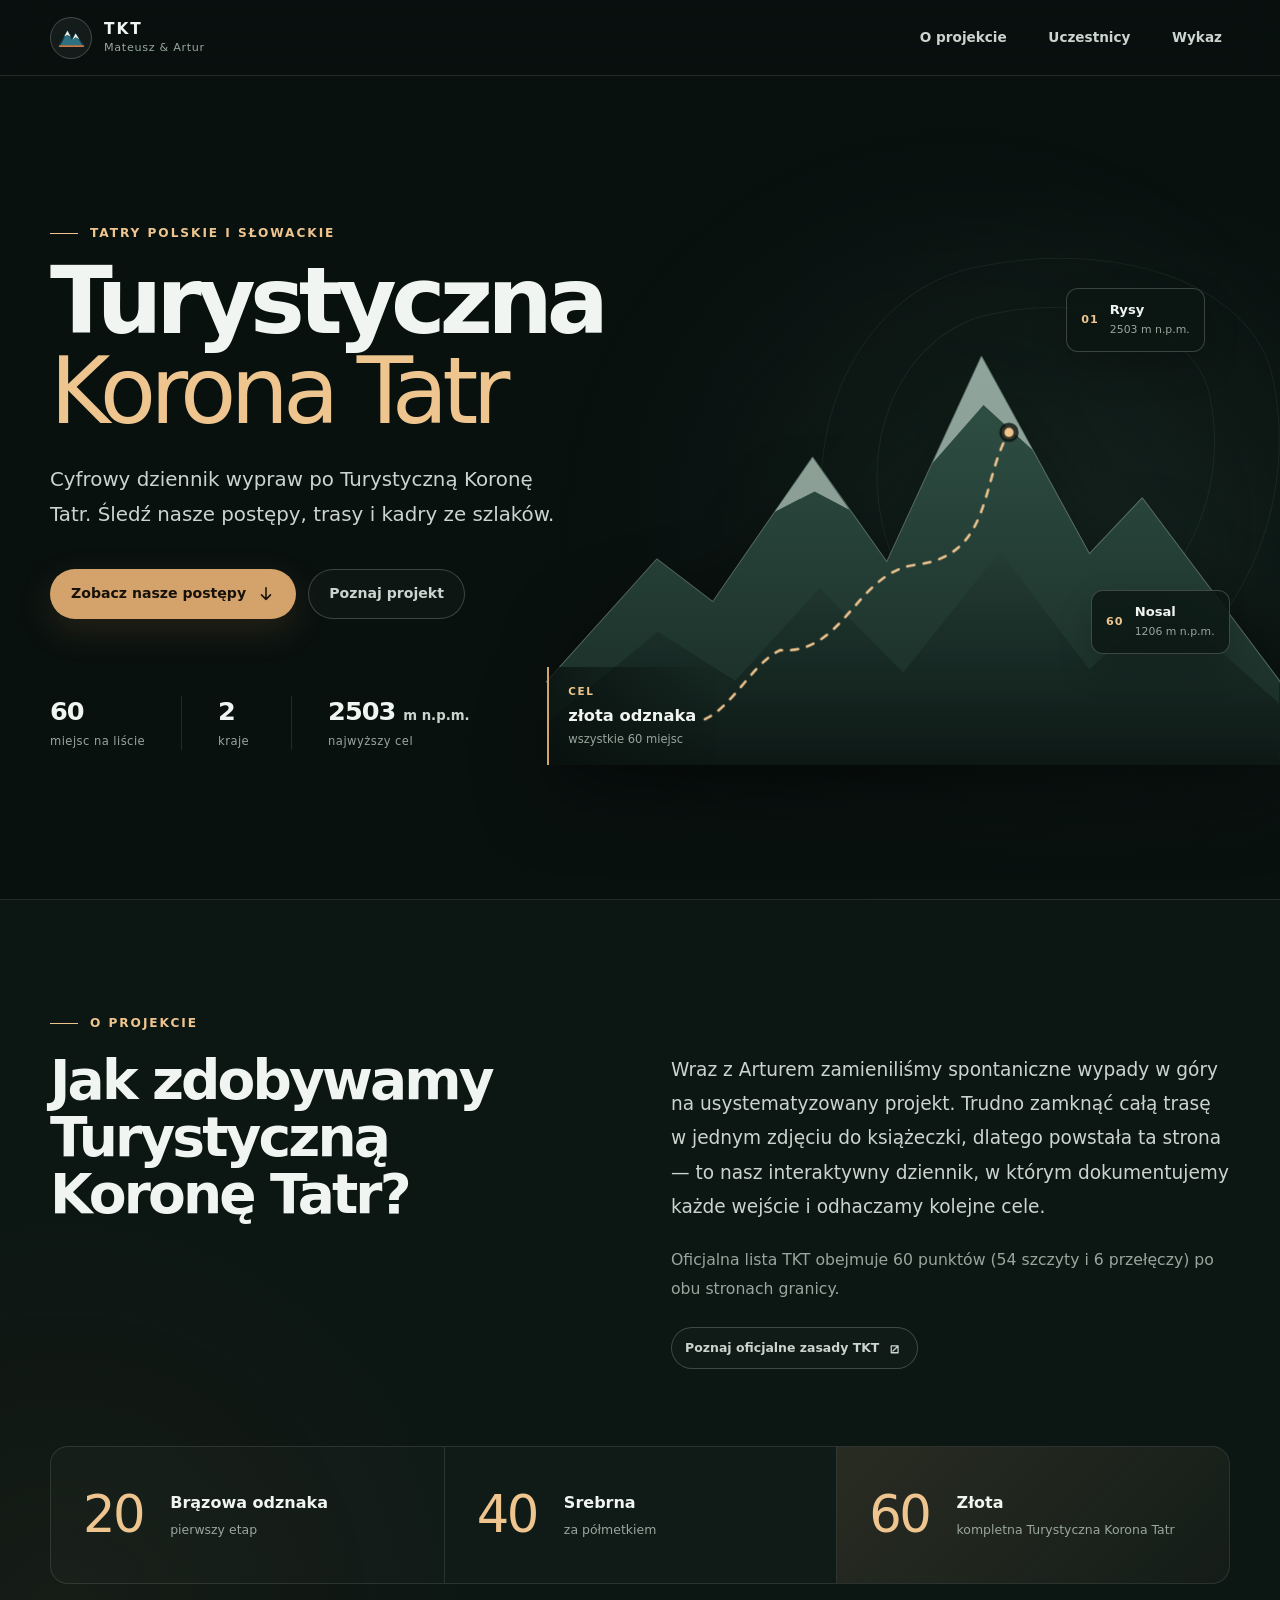
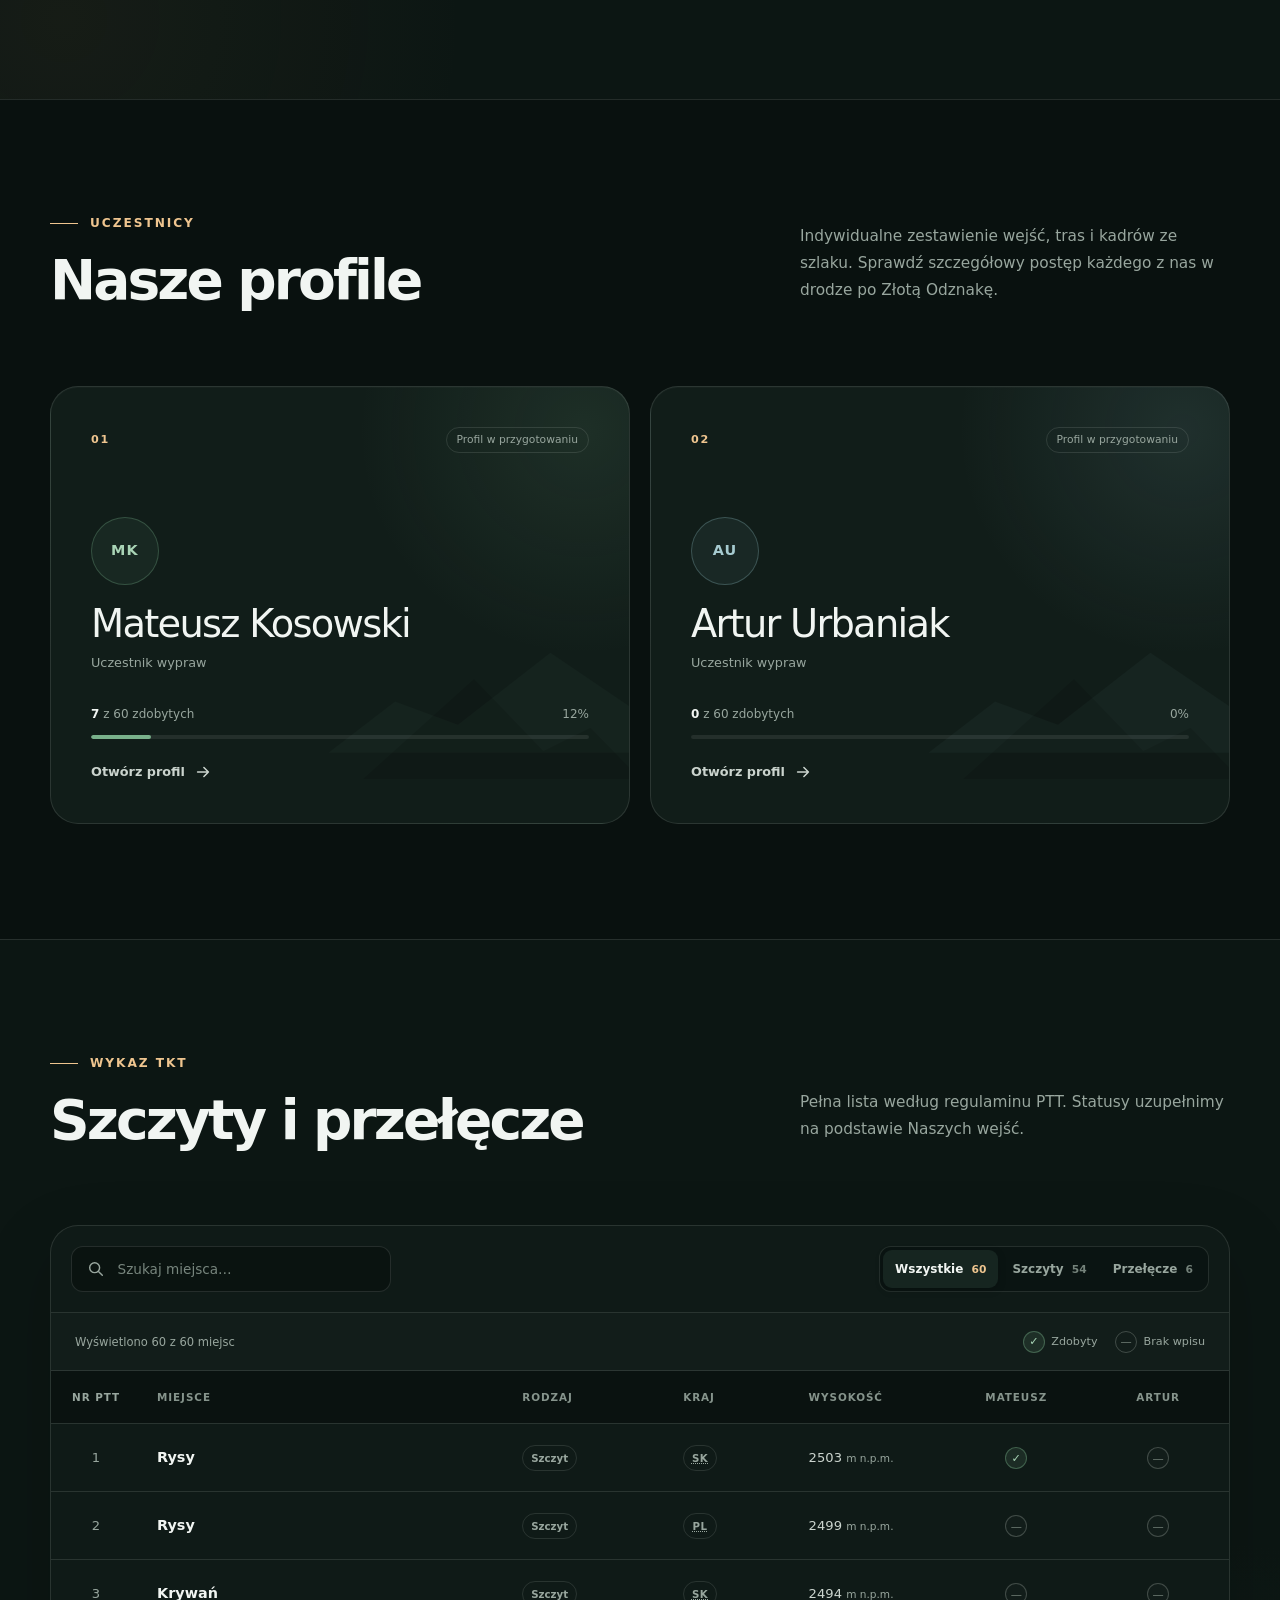
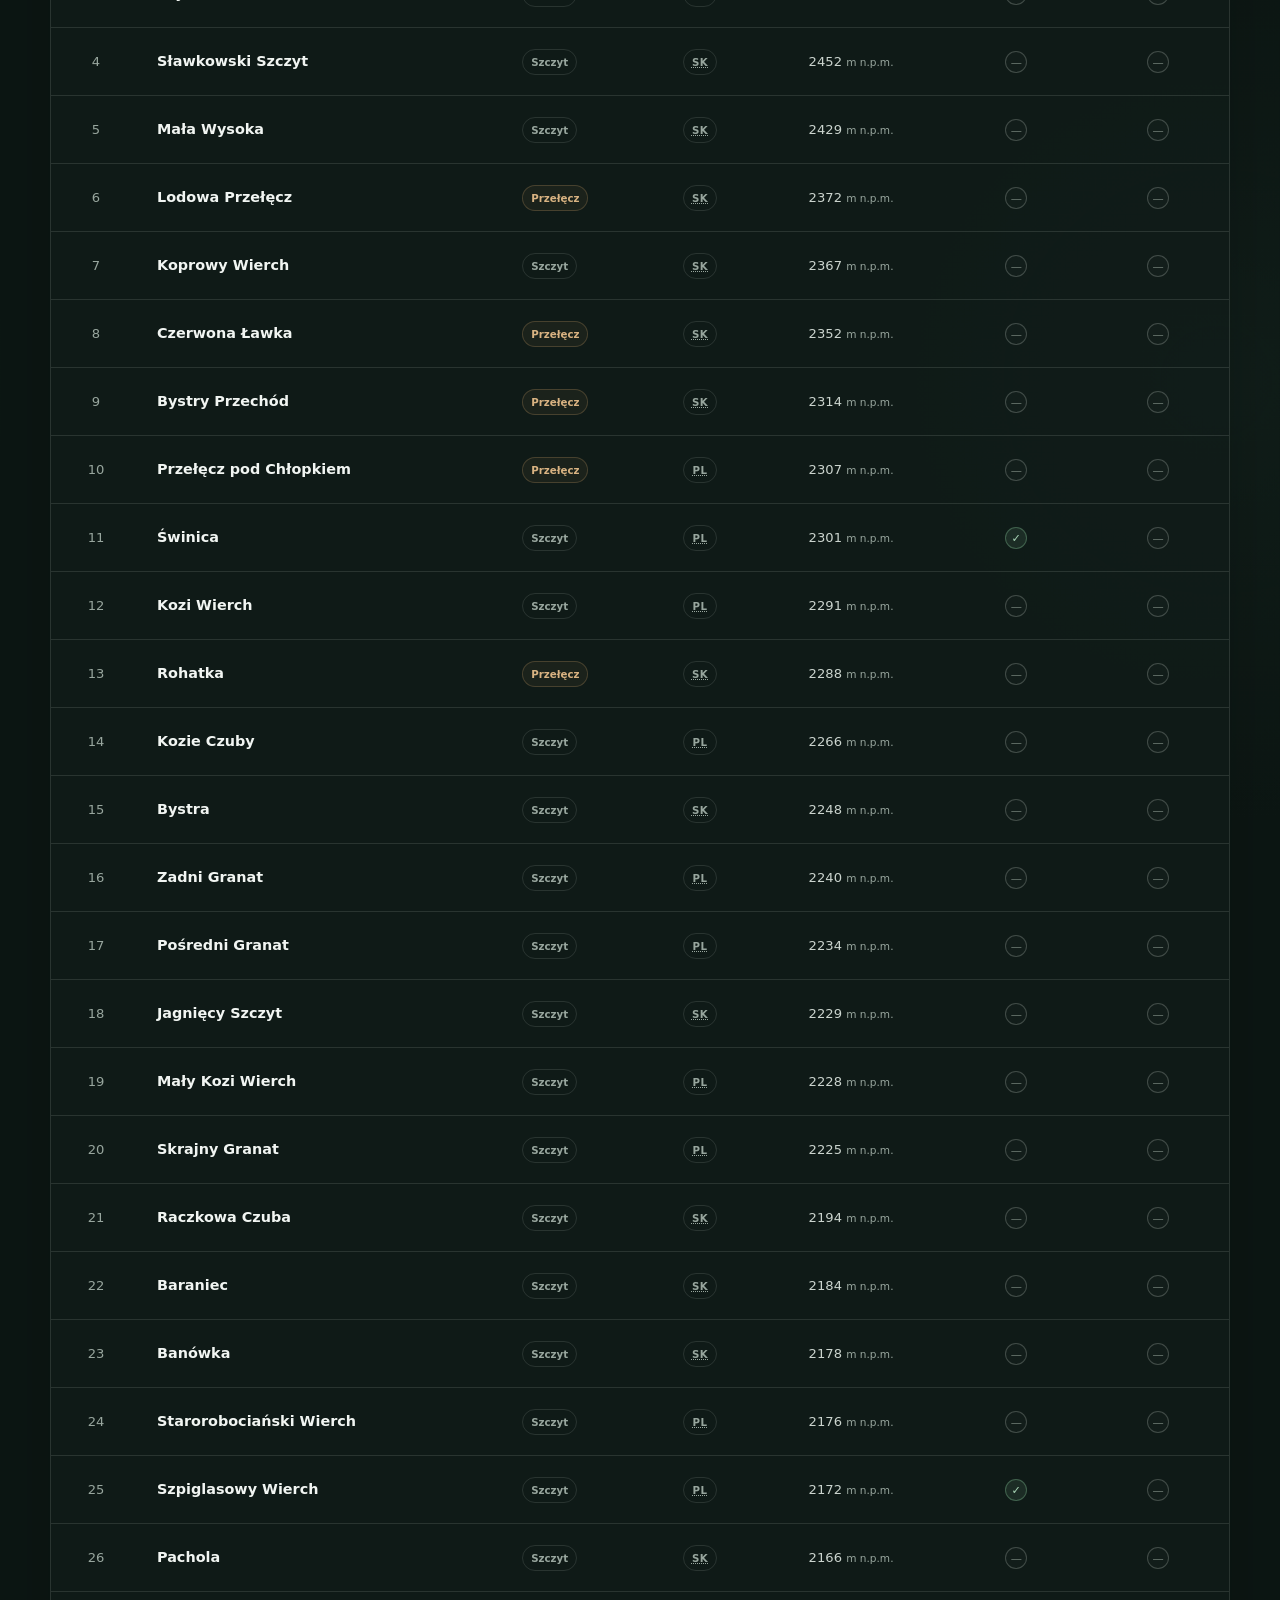
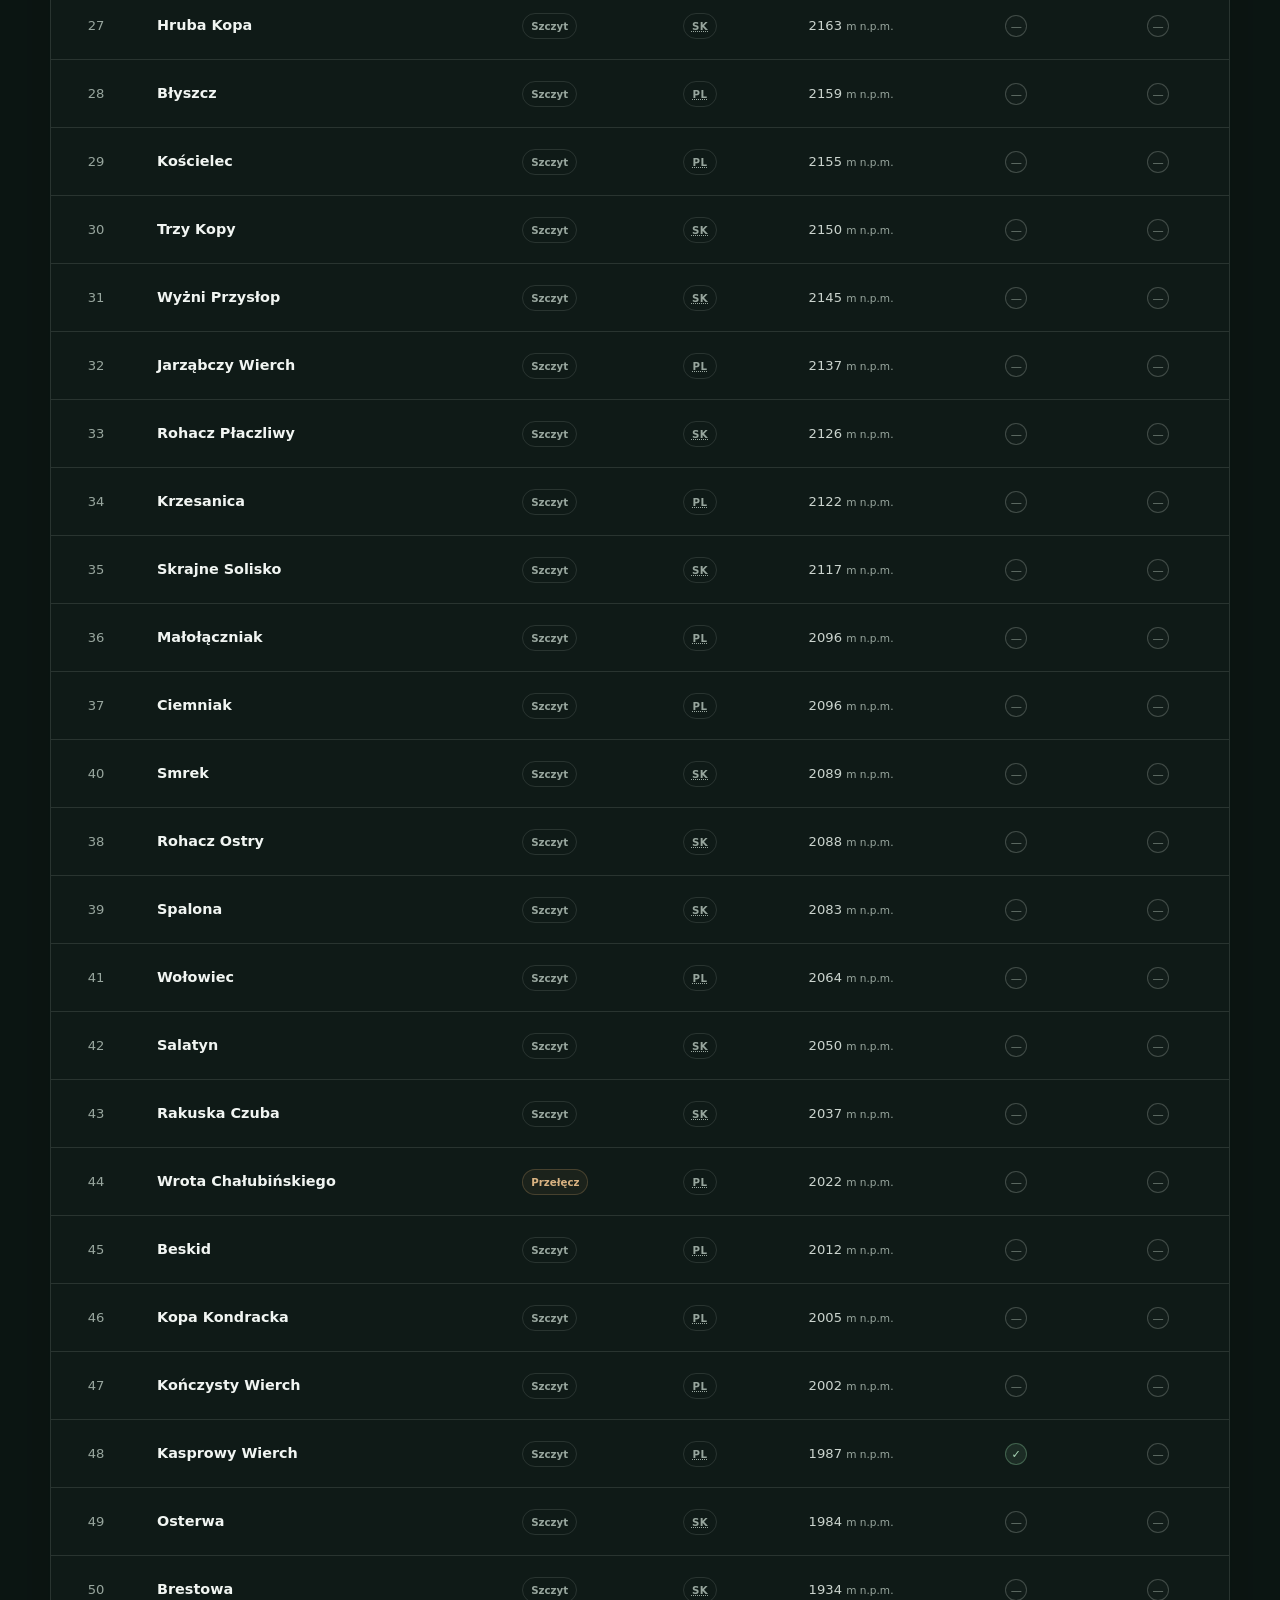
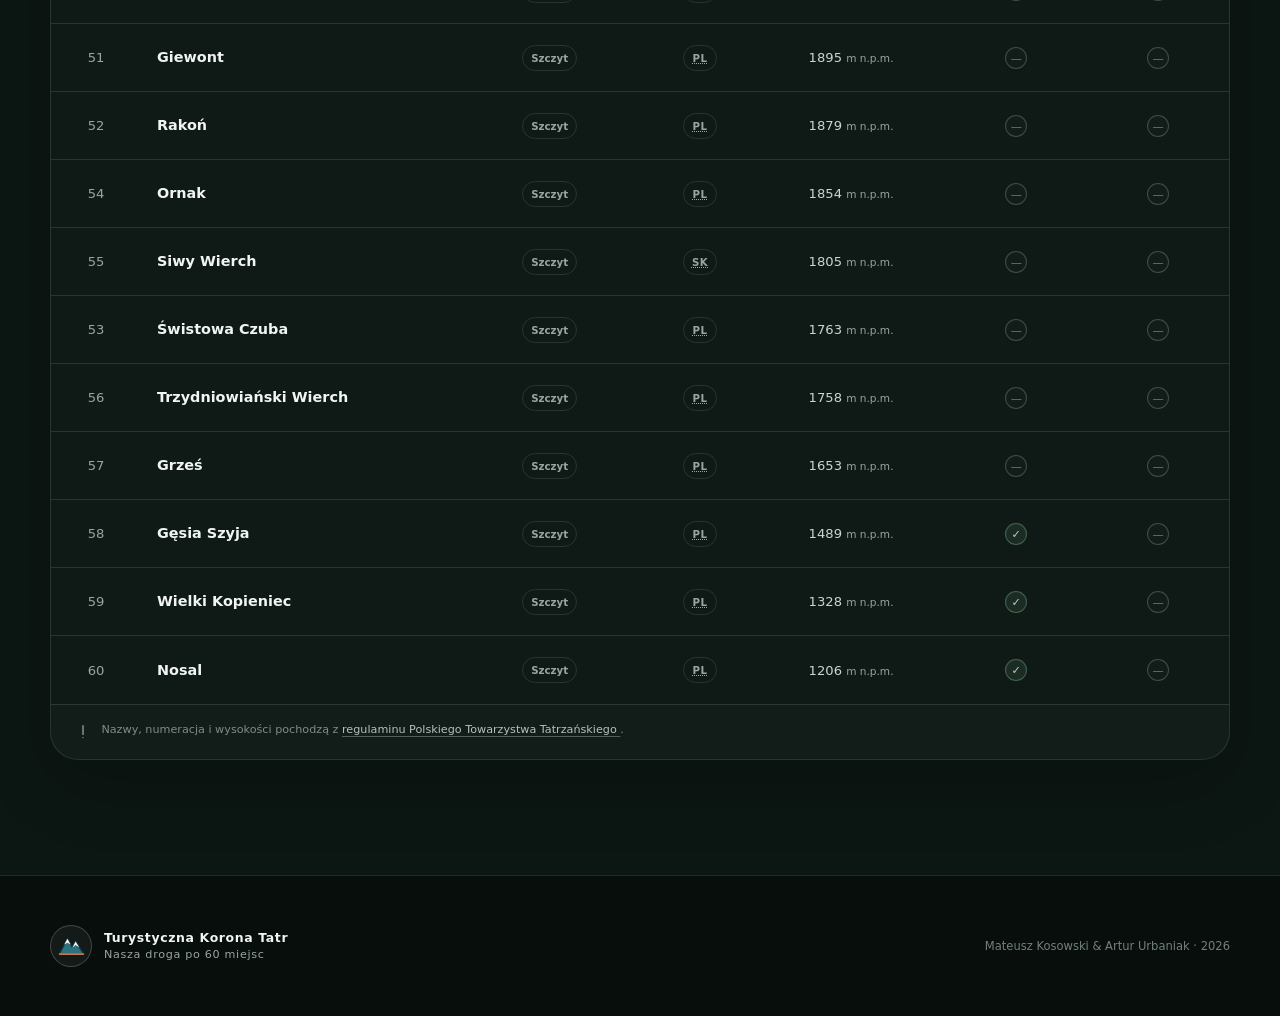
<file: index.html>
<!doctype html>
<html lang="pl">
  <head>
    <meta charset="UTF-8">
    <meta name="viewport" content="width=device-width, initial-scale=1.0">
    <meta
      name="description"
      content="Prywatny dziennik Mateusza Kosowskiego i Artura Urbaniaka dokumentujący drogę po odznakę Turystyczna Korona Tatr."
    >
    <meta name="theme-color" content="#09110f">
    <title>Turystyczna Korona Tatr — Mateusz i Artur</title>
    <link rel="icon" href="assets/icons/mountains.svg" type="image/svg+xml">
    <link rel="stylesheet" href="css/style.css">
    <script src="js/main.js" defer></script>
  </head>
  <body>
    <a class="skip-link" href="#main-content">Przejdź do treści</a>

    <header class="site-header">
      <div class="container header-inner">
        <a class="brand" href="#top" aria-label="Turystyczna Korona Tatr — strona główna">
          <span class="brand-mark" aria-hidden="true">
            <img src="assets/icons/mountains.svg" alt="" width="36" height="36">
          </span>
          <span class="brand-copy">
            <strong>TKT</strong>
            <span>Mateusz &amp; Artur</span>
          </span>
        </a>

        <nav class="main-nav" aria-label="Główna nawigacja">
          <a href="#o-projekcie">O projekcie</a>
          <a href="#uczestnicy">Uczestnicy</a>
          <a href="#postep">Wykaz</a>
        </nav>
      </div>
    </header>

    <main id="main-content">
      <section class="hero" id="top" aria-labelledby="hero-title">
        <div class="hero-glow" aria-hidden="true"></div>
        <div class="container hero-grid">
          <div class="hero-copy">
            <p class="eyebrow"><span aria-hidden="true"></span> Tatry Polskie i Słowackie</p>
            <h1 id="hero-title">
              Turystyczna
              <span>Korona Tatr</span>
            </h1>
            <p class="hero-lead">
              Cyfrowy dziennik wypraw po Turystyczną Koronę Tatr. Śledź nasze postępy,
              trasy i kadry ze szlaków.
            </p>
            <div class="hero-actions">
              <a class="button button-primary" href="#postep">
                Zobacz nasze postępy
                <svg viewBox="0 0 20 20" aria-hidden="true">
                  <path d="M10 3v13m0 0 5-5m-5 5-5-5"></path>
                </svg>
              </a>
              <a class="button button-secondary" href="#o-projekcie">Poznaj projekt</a>
            </div>
            <dl class="hero-facts" aria-label="Najważniejsze liczby projektu">
              <div>
                <dt>60</dt>
                <dd>miejsc na liście</dd>
              </div>
              <div>
                <dt>2</dt>
                <dd>kraje</dd>
              </div>
              <div>
                <dt>2503 <span>m n.p.m.</span></dt>
                <dd>najwyższy cel</dd>
              </div>
            </dl>
          </div>

          <div class="hero-visual" aria-hidden="true">
            <div class="contour contour-one"></div>
            <div class="contour contour-two"></div>
            <div class="summit-label summit-label-high">
              <span>01</span>
              <strong>Rysy</strong>
              <small>2503 m n.p.m.</small>
            </div>
            <div class="summit-label summit-label-low">
              <span>60</span>
              <strong>Nosal</strong>
              <small>1206 m n.p.m.</small>
            </div>
            <svg class="mountain-range" viewBox="0 0 720 520" role="presentation">
              <defs>
                <linearGradient id="mountain-back" x1="0" y1="0" x2="0" y2="1">
                  <stop offset="0" stop-color="#315247"></stop>
                  <stop offset="1" stop-color="#172a24"></stop>
                </linearGradient>
                <linearGradient id="mountain-front" x1="0" y1="0" x2="0" y2="1">
                  <stop offset="0" stop-color="#233c34"></stop>
                  <stop offset="1" stop-color="#0d1815"></stop>
                </linearGradient>
              </defs>
              <path
                class="ridge-line"
                d="M0 438 108 318l55 42 98-142 73 103 93-202 106 194 52-55 135 180"
              ></path>
              <path
                fill="url(#mountain-back)"
                d="M0 438 108 318l55 42 98-142 73 103 93-202 106 194 52-55 135 180v82H0Z"
              ></path>
              <path
                class="snow-line"
                d="m224 271 37-53 36 51-34-18-39 20Zm155-48 48-104 50 91-48-44-50 57Z"
              ></path>
              <path
                fill="url(#mountain-front)"
                d="M0 478 109 389l76 48 83-91 82 83 95-119 88 116 73-68 114 102v60H0Z"
              ></path>
              <path
                class="route-line"
                d="M155 475C182 463 202 420 229 407c63 5 75-77 134-84 75-9 63-83 91-130"
              ></path>
              <circle class="route-point" cx="454" cy="193" r="7"></circle>
            </svg>
            <div class="visual-caption">
              <span>Cel</span>
              <strong>złota odznaka</strong>
              <small>wszystkie 60 miejsc</small>
            </div>
          </div>
        </div>
      </section>

      <section class="project-section section" id="o-projekcie" aria-labelledby="project-title">
        <div class="container project-grid">
          <div class="section-heading">
            <p class="eyebrow"><span aria-hidden="true"></span> O projekcie</p>
            <h2 id="project-title">Jak zdobywamy Turystyczną Koronę Tatr?</h2>
          </div>
          <div class="project-copy">
            <p>
              Wraz z Arturem zamieniliśmy spontaniczne wypady w góry na usystematyzowany
              projekt. Trudno zamknąć całą trasę w jednym zdjęciu do książeczki, dlatego
              powstała ta strona — to nasz interaktywny dziennik, w którym dokumentujemy
              każde wejście i odhaczamy kolejne cele.
            </p>
            <p>
              Oficjalna lista TKT obejmuje 60 punktów (54 szczyty i 6 przełęczy) po obu
              stronach granicy.
            </p>
            <a
              class="project-source-link"
              href="https://www.bielsko.ptt.org.pl/turystyczna-korona-tatr/"
              target="_blank"
              rel="noopener noreferrer"
            >
              Poznaj oficjalne zasady TKT
              <svg viewBox="0 0 20 20" aria-hidden="true">
                <path d="M7 13 13 7m-5 0h5v5M13 11v4H5V7h4"></path>
              </svg>
              <span class="sr-only">(otwiera się w nowej karcie)</span>
            </a>
          </div>
        </div>

        <div class="container badge-levels" role="list" aria-label="Stopnie odznaki Turystyczna Korona Tatr">
          <article class="level-card" role="listitem">
            <span class="level-number">20</span>
            <div>
              <h3>Brązowa odznaka</h3>
              <p>pierwszy etap</p>
            </div>
          </article>
          <article class="level-card" role="listitem">
            <span class="level-number">40</span>
            <div>
              <h3>Srebrna</h3>
              <p>za półmetkiem</p>
            </div>
          </article>
          <article class="level-card level-card-accent" role="listitem">
            <span class="level-number">60</span>
            <div>
              <h3>Złota</h3>
              <p>kompletna Turystyczna Korona Tatr</p>
            </div>
          </article>
        </div>
      </section>

      <section class="participants-section section" id="uczestnicy" aria-labelledby="participants-title">
        <div class="container">
          <div class="section-heading section-heading-row">
            <div>
              <p class="eyebrow"><span aria-hidden="true"></span> Uczestnicy</p>
              <h2 id="participants-title">Nasze profile</h2>
            </div>
            <p class="section-intro">
              Indywidualne zestawienie wejść, tras i kadrów ze szlaku. Sprawdź szczegółowy
              postęp każdego z nas w drodze po Złotą Odznakę.
            </p>
          </div>

          <div class="participant-grid">
            <a class="participant-card participant-mateusz" href="mateusz-kosowski.html">
              <span class="participant-topline">
                <span class="participant-index">01</span>
                <span class="participant-status">Profil w przygotowaniu</span>
              </span>
              <span class="participant-avatar" aria-hidden="true">MK</span>
              <span class="participant-name">Mateusz Kosowski</span>
              <span class="participant-role">Uczestnik wypraw</span>
              <span class="progress-copy">
                <span><strong data-completed="mateusz">0</strong> z 60 zdobytych</span>
                <span data-percentage="mateusz">0%</span>
              </span>
              <span class="progress-track" aria-hidden="true">
                <span class="progress-value" data-progress="mateusz"></span>
              </span>
              <span class="participant-link">
                Otwórz profil
                <svg viewBox="0 0 20 20" aria-hidden="true"><path d="M4 10h12m-5-5 5 5-5 5"></path></svg>
              </span>
            </a>

            <a class="participant-card participant-artur" href="artur-urbaniak.html">
              <span class="participant-topline">
                <span class="participant-index">02</span>
                <span class="participant-status">Profil w przygotowaniu</span>
              </span>
              <span class="participant-avatar" aria-hidden="true">AU</span>
              <span class="participant-name">Artur Urbaniak</span>
              <span class="participant-role">Uczestnik wypraw</span>
              <span class="progress-copy">
                <span><strong data-completed="artur">0</strong> z 60 zdobytych</span>
                <span data-percentage="artur">0%</span>
              </span>
              <span class="progress-track" aria-hidden="true">
                <span class="progress-value" data-progress="artur"></span>
              </span>
              <span class="participant-link">
                Otwórz profil
                <svg viewBox="0 0 20 20" aria-hidden="true"><path d="M4 10h12m-5-5 5 5-5 5"></path></svg>
              </span>
            </a>
          </div>
        </div>
      </section>

      <section class="progress-section section" id="postep" aria-labelledby="progress-title">
        <div class="container">
          <div class="section-heading section-heading-row progress-heading">
            <div>
              <p class="eyebrow"><span aria-hidden="true"></span> Wykaz TKT</p>
              <h2 id="progress-title">Szczyty i przełęcze</h2>
            </div>
            <p class="section-intro">
              Pełna lista według regulaminu PTT. Statusy uzupełnimy na podstawie Naszych wejść.
            </p>
          </div>

          <div class="table-panel">
            <div class="table-toolbar">
              <div class="search-field">
                <svg viewBox="0 0 20 20" aria-hidden="true">
                  <circle cx="8.5" cy="8.5" r="5.5"></circle>
                  <path d="m13 13 4 4"></path>
                </svg>
                <label class="sr-only" for="place-search">Szukaj szczytu lub przełęczy</label>
                <input
                  id="place-search"
                  type="search"
                  placeholder="Szukaj miejsca…"
                  autocomplete="off"
                >
              </div>

              <div class="filter-group" role="group" aria-label="Filtruj wykaz według rodzaju">
                <button class="filter-button is-active" type="button" data-filter="all" aria-pressed="true">
                  Wszystkie <span>60</span>
                </button>
                <button class="filter-button" type="button" data-filter="szczyt" aria-pressed="false">
                  Szczyty <span>54</span>
                </button>
                <button class="filter-button" type="button" data-filter="przelecz" aria-pressed="false">
                  Przełęcze <span>6</span>
                </button>
              </div>
            </div>

            <div class="table-meta">
              <p id="result-count" aria-live="polite">Wyświetlono 60 z 60 miejsc</p>
              <div class="status-legend" role="group" aria-label="Legenda statusów">
                <span><i class="legend-mark legend-done" aria-hidden="true">✓</i> Zdobyty</span>
                <span><i class="legend-mark" aria-hidden="true">—</i> Brak wpisu</span>
              </div>
            </div>

            <div class="table-wrap">
              <table>
                <caption class="sr-only">
                  Wykaz 60 szczytów i przełęczy Turystycznej Korony Tatr wraz ze statusem
                  Mateusza Kosowskiego i Artura Urbaniaka
                </caption>
                <thead>
                  <tr>
                    <th class="column-index" scope="col">Nr PTT</th>
                    <th class="column-place" scope="col">Miejsce</th>
                    <th class="column-type" scope="col">Rodzaj</th>
                    <th class="column-country" scope="col">Kraj</th>
                    <th class="column-height" scope="col">Wysokość</th>
                    <th class="column-person" scope="col">
                      <span class="person-full">Mateusz</span>
                      <abbr class="person-short" title="Mateusz Kosowski">MK</abbr>
                    </th>
                    <th class="column-person" scope="col">
                      <span class="person-full">Artur</span>
                      <abbr class="person-short" title="Artur Urbaniak">AU</abbr>
                    </th>
                  </tr>
                </thead>
                <tbody id="summits-table-body"></tbody>
              </table>
              <noscript>
                <p class="noscript-message">
                  Włącz JavaScript, aby wyświetlić i filtrować wykaz. Pełna lista jest dostępna
                  w <a href="https://www.ptt.org.pl/odznaka-turystyczna-korona-tatr/">regulaminie PTT</a>.
                </p>
              </noscript>
            </div>

            <div class="table-source">
              <svg viewBox="0 0 20 20" aria-hidden="true"><path d="M10 2v11m0 4v.01"></path></svg>
              <p>
                Nazwy, numeracja i wysokości pochodzą z
                <a href="https://www.ptt.org.pl/odznaka-turystyczna-korona-tatr/" target="_blank" rel="noreferrer">
                  regulaminu Polskiego Towarzystwa Tatrzańskiego
                  <span class="sr-only">(otwiera się w nowej karcie)</span>
                </a>.
              </p>
            </div>
          </div>
        </div>
      </section>
    </main>

    <footer class="site-footer">
      <div class="container footer-inner">
        <a class="brand footer-brand" href="#top" aria-label="Wróć na początek strony">
          <span class="brand-mark" aria-hidden="true">
            <img src="assets/icons/mountains.svg" alt="" width="36" height="36">
          </span>
          <span class="brand-copy">
            <strong>Turystyczna Korona Tatr</strong>
            <span>Nasza droga po 60 miejsc</span>
          </span>
        </a>
        <p>Mateusz Kosowski &amp; Artur Urbaniak <span aria-hidden="true">·</span> <span data-year>2026</span></p>
      </div>
    </footer>
  </body>
</html>
</file>
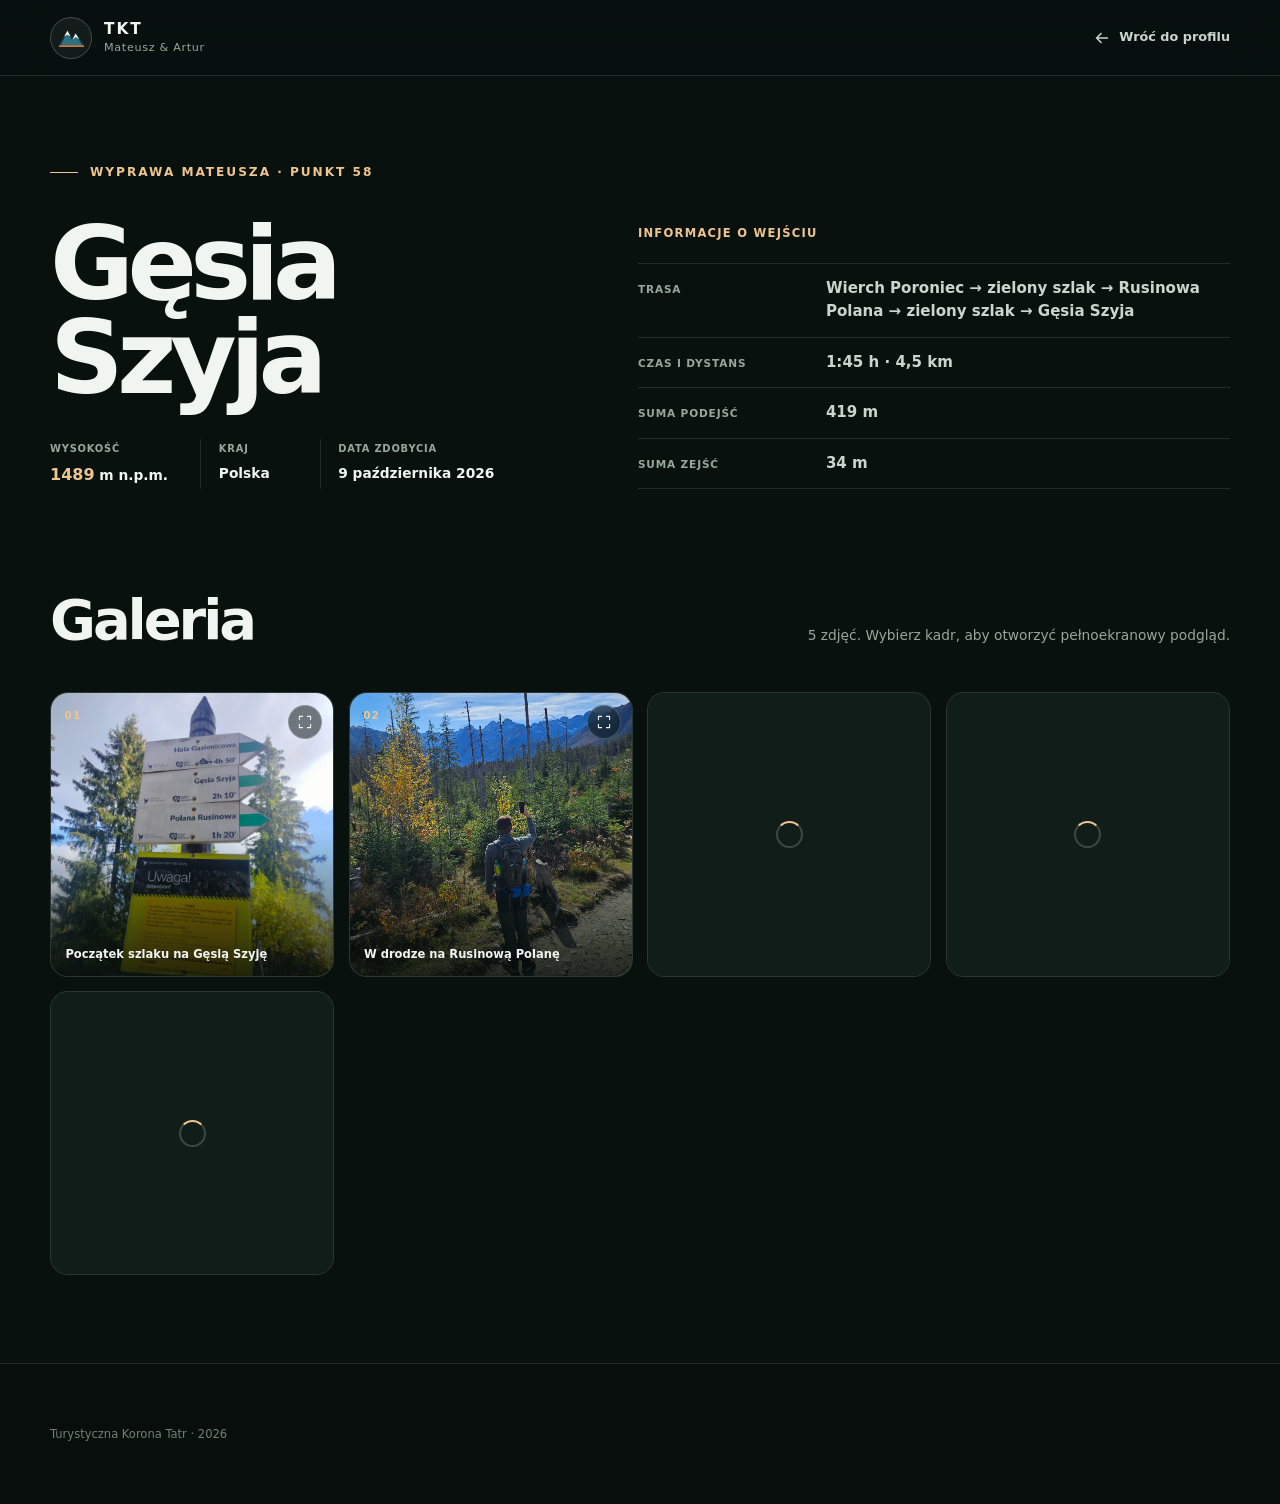
<file: entries/mateusz/gesia-szyja/index.html>
<!doctype html>
<html lang="pl">
  <head>
    <meta charset="UTF-8">
    <meta name="viewport" content="width=device-width, initial-scale=1.0">
    <meta
      name="description"
      content="Gęsia Szyja — galeria i szczegóły wejścia Mateusza Kosowskiego w ramach Turystycznej Korony Tatr."
    >
    <meta name="theme-color" content="#09110f">
    <title>Gęsia Szyja — Mateusz Kosowski | Turystyczna Korona Tatr</title>
    <base href="../../../">
    <link rel="icon" href="assets/icons/mountains.svg" type="image/svg+xml">
    <link rel="stylesheet" href="css/style.css">
    <script src="js/main.js" defer></script>
    <script src="js/gallery.js" defer></script>
  </head>
  <body class="entry-page">
    <a class="skip-link" href="#main-content">Przejdź do treści</a>

    <header class="site-header">
      <div class="container header-inner">
        <a class="brand" href="index.html" aria-label="Turystyczna Korona Tatr — strona główna">
          <span class="brand-mark" aria-hidden="true">
            <img src="assets/icons/mountains.svg" alt="" width="36" height="36">
          </span>
          <span class="brand-copy">
            <strong>TKT</strong>
            <span>Mateusz &amp; Artur</span>
          </span>
        </a>
        <a class="profile-back" href="mateusz-kosowski.html">
          <svg viewBox="0 0 20 20" aria-hidden="true"><path d="M16 10H4m5-5-5 5 5 5"></path></svg>
          Wróć do profilu
        </a>
      </div>
    </header>

    <main id="main-content" data-entry-person="mateusz" data-entry-place="58">
      <section class="entry-hero" aria-labelledby="entry-title">
        <div class="container">
          <div class="entry-hero-layout">
            <div class="entry-hero-simple">
              <p class="eyebrow"><span aria-hidden="true"></span> Wyprawa Mateusza · punkt 58</p>
              <h1 id="entry-title" data-entry-name>Gęsia Szyja</h1>

              <dl class="entry-hero-meta">
                <div>
                  <dt>Wysokość</dt>
                  <dd><strong data-entry-height>1489</strong> m n.p.m.</dd>
                </div>
                <div>
                  <dt>Kraj</dt>
                  <dd data-entry-country>Polska</dd>
                </div>
                <div>
                  <dt>Data zdobycia</dt>
                  <dd><time datetime="2026-10-09" data-entry-date>9 października 2026</time></dd>
                </div>
              </dl>
            </div>

            <div class="entry-details" data-route-card>
              <h2 class="entry-details-title">Informacje o wejściu</h2>

              <dl class="entry-details-list">
                <div>
                  <dt>Trasa</dt>
                  <dd data-route-label>Wierch Poroniec → zielony szlak → Rusinowa Polana → zielony szlak → Gęsia Szyja</dd>
                </div>
                <div>
                  <dt>Czas i dystans</dt>
                  <dd data-route-distance>1:45 h · 4,5 km</dd>
                </div>
                <div>
                  <dt>Suma podejść</dt>
                  <dd data-route-ascent>419 m</dd>
                </div>
                <div>
                  <dt>Suma zejść</dt>
                  <dd data-route-descent>34 m</dd>
                </div>
              </dl>

              <a
                class="entry-route-link"
                href="#"
                target="_blank"
                rel="noopener noreferrer"
                data-route-link
                hidden
              >
                Otwórz trasę w Mapie Turystycznej
                <svg viewBox="0 0 20 20" aria-hidden="true"><path d="M7 13 13 7m-5 0h5v5M13 11v4H5V7h4"></path></svg>
              </a>
            </div>
          </div>

          <section class="entry-gallery-block" aria-labelledby="gallery-title">
            <div class="entry-gallery-heading">
              <h2 id="gallery-title">Galeria</h2>
              <p data-entry-gallery-description>5 zdjęć. Wybierz kadr, aby otworzyć pełnoekranowy podgląd.</p>
            </div>

            <div class="entry-gallery-grid" id="entry-gallery"></div>
          </section>
        </div>
      </section>
    </main>

    <dialog class="gallery-lightbox" id="gallery-lightbox" aria-label="Galeria zdjęć z Gęsiej Szyi">
      <div class="lightbox-header">
        <span data-lightbox-counter aria-hidden="true">1 / 5</span>
        <span class="sr-only" data-lightbox-status aria-live="polite" aria-atomic="true">
          Zdjęcie 1 z 5
        </span>
        <button type="button" data-lightbox-close aria-label="Zamknij galerię">
          <svg viewBox="0 0 20 20" aria-hidden="true"><path d="m5 5 10 10M15 5 5 15"></path></svg>
        </button>
      </div>
      <div class="lightbox-body">
        <span class="lightbox-loader" data-lightbox-loader aria-hidden="true"></span>
        <button type="button" class="lightbox-nav lightbox-prev" data-lightbox-prev aria-label="Poprzednie zdjęcie">
          <svg viewBox="0 0 20 20" aria-hidden="true"><path d="m12 4-6 6 6 6"></path></svg>
        </button>
        <figure>
          <img alt="" data-lightbox-image>
          <figcaption id="lightbox-caption" data-lightbox-caption>Zdjęcie z galerii Gęsiej Szyi</figcaption>
        </figure>
        <button type="button" class="lightbox-nav lightbox-next" data-lightbox-next aria-label="Następne zdjęcie">
          <svg viewBox="0 0 20 20" aria-hidden="true"><path d="m8 4 6 6-6 6"></path></svg>
        </button>
      </div>
    </dialog>

    <footer class="site-footer">
      <div class="container footer-inner">
        <p>Turystyczna Korona Tatr <span aria-hidden="true">·</span> <span data-year>2026</span></p>
      </div>
    </footer>
  </body>
</html>
</file>
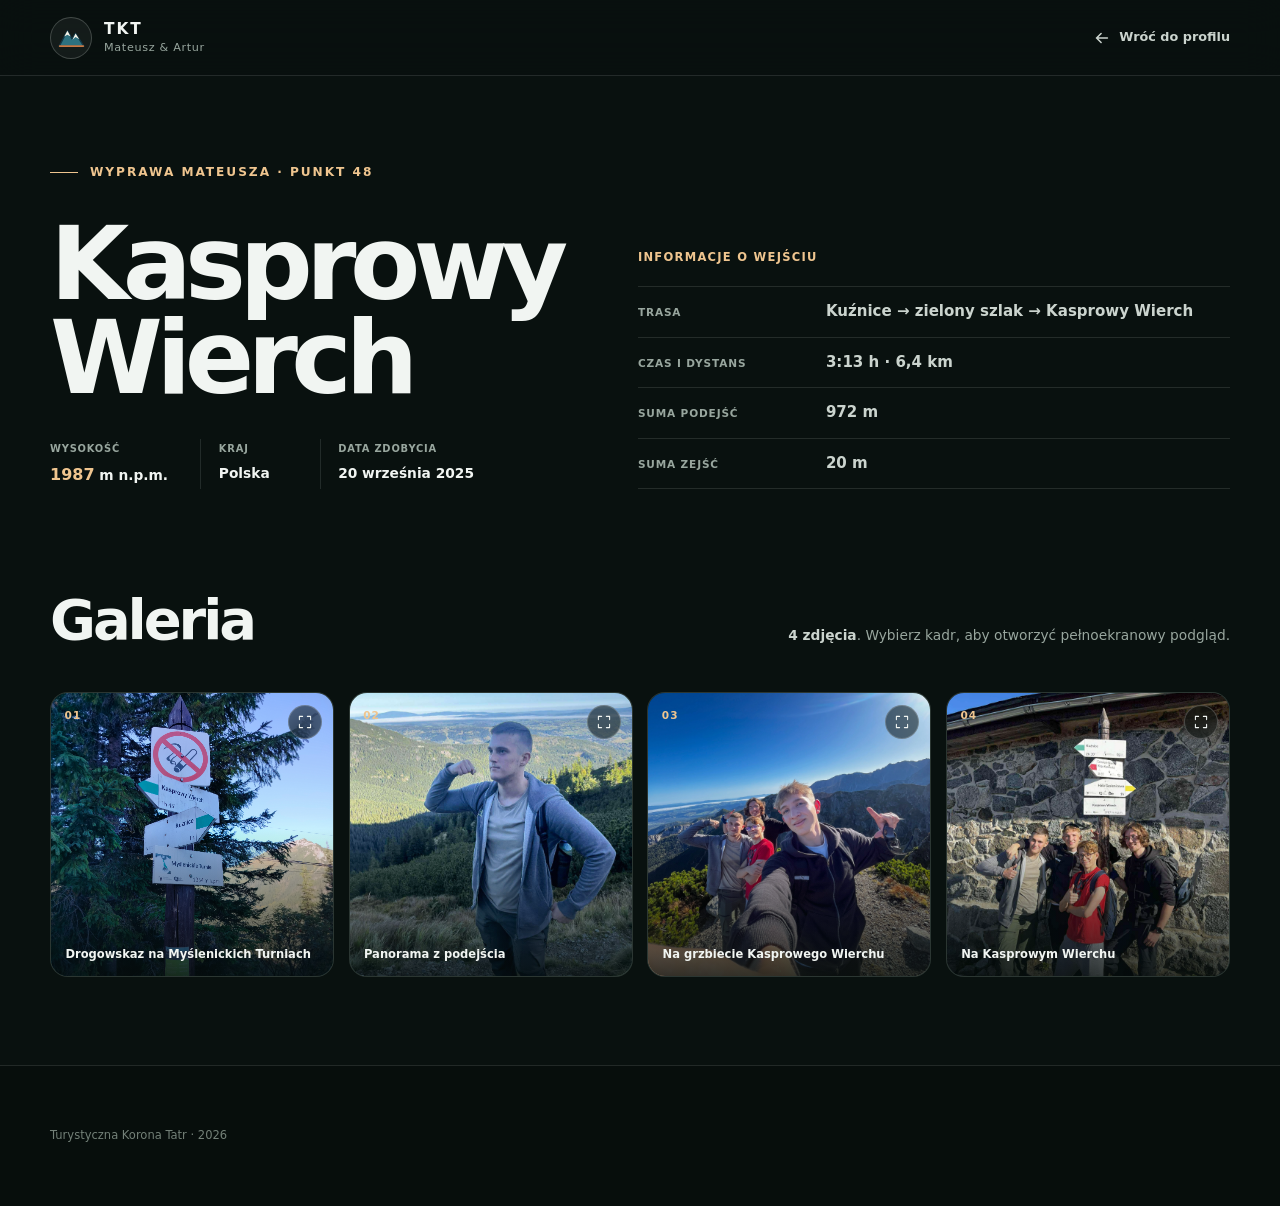
<file: entries/mateusz/kasprowy-wierch/index.html>
<!doctype html>
<html lang="pl">
  <head>
    <meta charset="UTF-8">
    <meta name="viewport" content="width=device-width, initial-scale=1.0">
    <meta
      name="description"
      content="Kasprowy Wierch — galeria i szczegóły wejścia Mateusza Kosowskiego w ramach Turystycznej Korony Tatr."
    >
    <meta name="theme-color" content="#09110f">
    <title>Kasprowy Wierch — Mateusz Kosowski | Turystyczna Korona Tatr</title>
    <base href="../../../">
    <link rel="icon" href="assets/icons/mountains.svg" type="image/svg+xml">
    <link rel="stylesheet" href="css/style.css">
    <script src="js/main.js" defer></script>
    <script src="js/gallery.js" defer></script>
  </head>
  <body class="entry-page">
    <a class="skip-link" href="#main-content">Przejdź do treści</a>

    <header class="site-header">
      <div class="container header-inner">
        <a class="brand" href="index.html" aria-label="Turystyczna Korona Tatr — strona główna">
          <span class="brand-mark" aria-hidden="true">
            <img src="assets/icons/mountains.svg" alt="" width="36" height="36">
          </span>
          <span class="brand-copy">
            <strong>TKT</strong>
            <span>Mateusz &amp; Artur</span>
          </span>
        </a>
        <a class="profile-back" href="mateusz-kosowski.html">
          <svg viewBox="0 0 20 20" aria-hidden="true"><path d="M16 10H4m5-5-5 5 5 5"></path></svg>
          Wróć do profilu
        </a>
      </div>
    </header>

    <main id="main-content" data-entry-person="mateusz" data-entry-place="48">
      <section class="entry-hero" aria-labelledby="entry-title">
        <div class="container">
          <div class="entry-hero-layout">
            <div class="entry-hero-simple">
              <p class="eyebrow"><span aria-hidden="true"></span> Wyprawa Mateusza · punkt 48</p>
              <h1 id="entry-title" data-entry-name>Kasprowy Wierch</h1>

              <dl class="entry-hero-meta">
                <div>
                  <dt>Wysokość</dt>
                  <dd><strong data-entry-height>1987</strong> m n.p.m.</dd>
                </div>
                <div>
                  <dt>Kraj</dt>
                  <dd data-entry-country>Polska</dd>
                </div>
                <div>
                  <dt>Data zdobycia</dt>
                  <dd><time datetime="2025-09-20" data-entry-date>20 września 2025</time></dd>
                </div>
              </dl>
            </div>

            <div class="entry-details" data-route-card>
              <h2 class="entry-details-title">Informacje o wejściu</h2>

              <dl class="entry-details-list">
                <div>
                  <dt>Trasa</dt>
                  <dd data-route-label>Kuźnice → zielony szlak → Kasprowy Wierch</dd>
                </div>
                <div>
                  <dt>Czas i dystans</dt>
                  <dd data-route-distance>3:13 h · 6,4 km</dd>
                </div>
                <div>
                  <dt>Suma podejść</dt>
                  <dd data-route-ascent>972 m</dd>
                </div>
                <div>
                  <dt>Suma zejść</dt>
                  <dd data-route-descent>20 m</dd>
                </div>
              </dl>

              <a
                class="entry-route-link"
                href="#"
                target="_blank"
                rel="noopener noreferrer"
                data-route-link
                hidden
              >
                Otwórz trasę w Mapie Turystycznej
                <svg viewBox="0 0 20 20" aria-hidden="true"><path d="M7 13 13 7m-5 0h5v5M13 11v4H5V7h4"></path></svg>
              </a>
            </div>
          </div>

          <section class="entry-gallery-block" aria-labelledby="gallery-title">
            <div class="entry-gallery-heading">
              <h2 id="gallery-title">Galeria</h2>
              <p>
                <strong data-entry-photo-count>4 zdjęcia</strong>. Wybierz kadr, aby otworzyć
                pełnoekranowy podgląd.
              </p>
            </div>

            <div class="entry-gallery-grid" id="entry-gallery"></div>
          </section>
        </div>
      </section>
    </main>

    <dialog class="gallery-lightbox" id="gallery-lightbox" aria-label="Galeria zdjęć z Kasprowego Wierchu">
      <div class="lightbox-header">
        <span data-lightbox-counter aria-hidden="true">1 / 4</span>
        <span class="sr-only" data-lightbox-status aria-live="polite" aria-atomic="true">
          Zdjęcie 1 z 4
        </span>
        <button type="button" data-lightbox-close aria-label="Zamknij galerię">
          <svg viewBox="0 0 20 20" aria-hidden="true"><path d="m5 5 10 10M15 5 5 15"></path></svg>
        </button>
      </div>
      <div class="lightbox-body">
        <span class="lightbox-loader" data-lightbox-loader aria-hidden="true"></span>
        <button type="button" class="lightbox-nav lightbox-prev" data-lightbox-prev aria-label="Poprzednie zdjęcie">
          <svg viewBox="0 0 20 20" aria-hidden="true"><path d="m12 4-6 6 6 6"></path></svg>
        </button>
        <figure>
          <img alt="" data-lightbox-image>
          <figcaption id="lightbox-caption" data-lightbox-caption>Zdjęcie z galerii Kasprowego Wierchu</figcaption>
        </figure>
        <button type="button" class="lightbox-nav lightbox-next" data-lightbox-next aria-label="Następne zdjęcie">
          <svg viewBox="0 0 20 20" aria-hidden="true"><path d="m8 4 6 6-6 6"></path></svg>
        </button>
      </div>
    </dialog>

    <footer class="site-footer">
      <div class="container footer-inner">
        <p>Turystyczna Korona Tatr <span aria-hidden="true">·</span> <span data-year>2026</span></p>
      </div>
    </footer>
  </body>
</html>
</file>
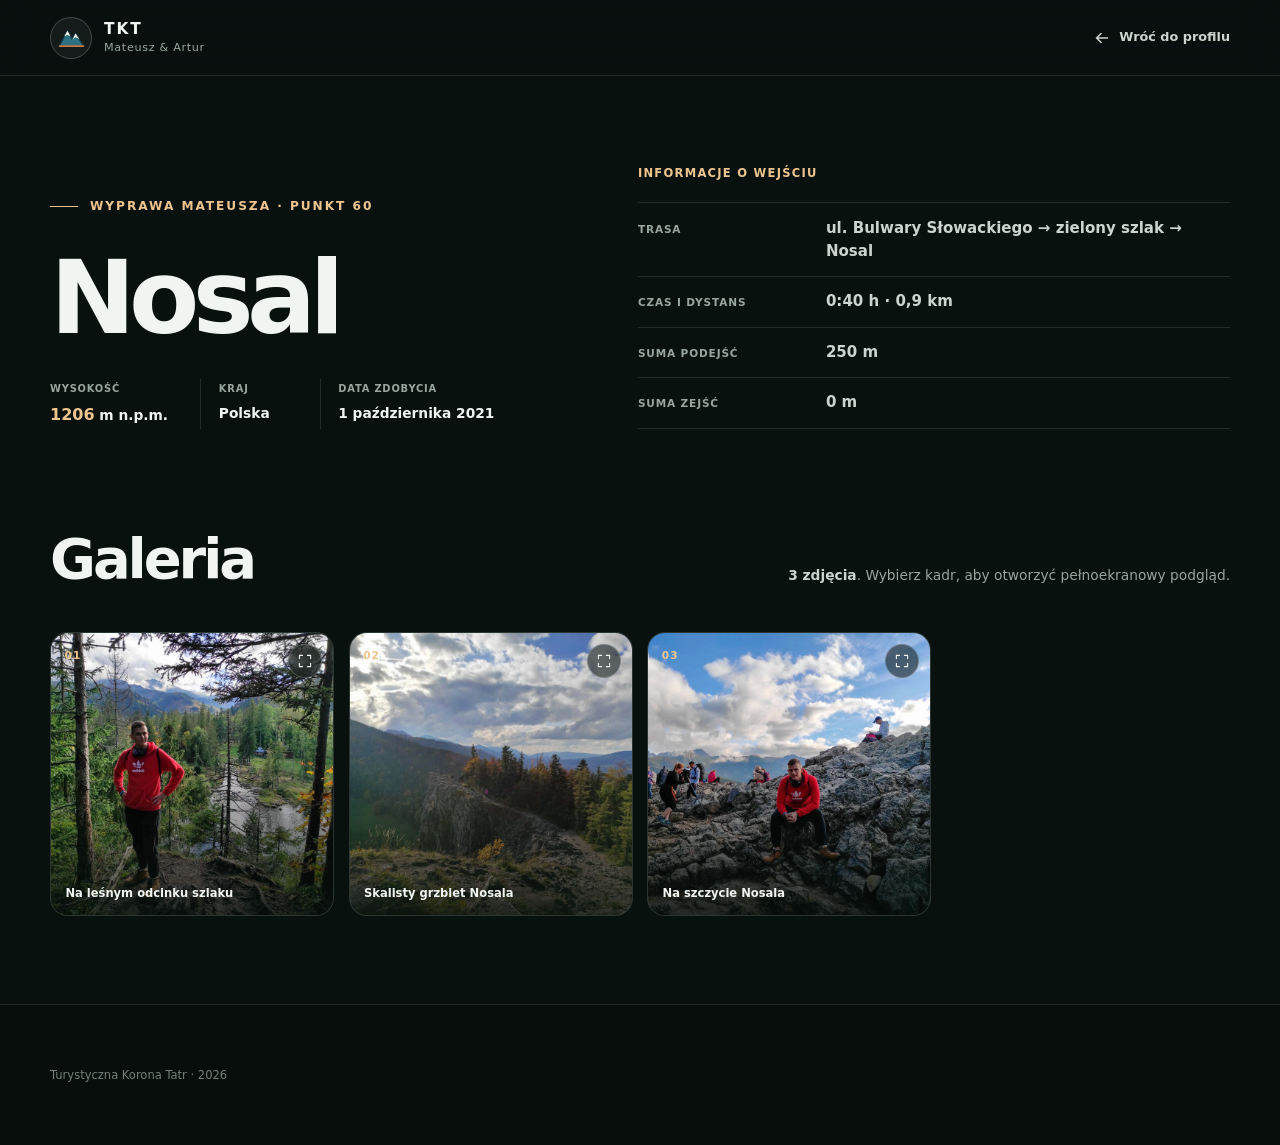
<file: entries/mateusz/nosal/index.html>
<!doctype html>
<html lang="pl">
  <head>
    <meta charset="UTF-8">
    <meta name="viewport" content="width=device-width, initial-scale=1.0">
    <meta
      name="description"
      content="Nosal — galeria i szczegóły wejścia Mateusza Kosowskiego w ramach Turystycznej Korony Tatr."
    >
    <meta name="theme-color" content="#09110f">
    <title>Nosal — Mateusz Kosowski | Turystyczna Korona Tatr</title>
    <base href="../../../">
    <link rel="icon" href="assets/icons/mountains.svg" type="image/svg+xml">
    <link rel="stylesheet" href="css/style.css">
    <script src="js/main.js" defer></script>
    <script src="js/gallery.js" defer></script>
  </head>
  <body class="entry-page">
    <a class="skip-link" href="#main-content">Przejdź do treści</a>

    <header class="site-header">
      <div class="container header-inner">
        <a class="brand" href="index.html" aria-label="Turystyczna Korona Tatr — strona główna">
          <span class="brand-mark" aria-hidden="true">
            <img src="assets/icons/mountains.svg" alt="" width="36" height="36">
          </span>
          <span class="brand-copy">
            <strong>TKT</strong>
            <span>Mateusz &amp; Artur</span>
          </span>
        </a>
        <a class="profile-back" href="mateusz-kosowski.html">
          <svg viewBox="0 0 20 20" aria-hidden="true"><path d="M16 10H4m5-5-5 5 5 5"></path></svg>
          Wróć do profilu
        </a>
      </div>
    </header>

    <main id="main-content" data-entry-person="mateusz" data-entry-place="60">
      <section class="entry-hero" aria-labelledby="entry-title">
        <div class="container">
          <div class="entry-hero-layout">
            <div class="entry-hero-simple">
              <p class="eyebrow"><span aria-hidden="true"></span> Wyprawa Mateusza · punkt 60</p>
              <h1 id="entry-title" data-entry-name>Nosal</h1>

              <dl class="entry-hero-meta">
                <div>
                  <dt>Wysokość</dt>
                  <dd><strong data-entry-height>1206</strong> m n.p.m.</dd>
                </div>
                <div>
                  <dt>Kraj</dt>
                  <dd data-entry-country>Polska</dd>
                </div>
                <div>
                  <dt>Data zdobycia</dt>
                  <dd><time datetime="2021-10-01" data-entry-date>1 października 2021</time></dd>
                </div>
              </dl>
            </div>

            <div class="entry-details is-pending" data-route-card>
              <h2 class="entry-details-title">Informacje o wejściu</h2>

              <dl class="entry-details-list">
                <div>
                  <dt>Trasa</dt>
                  <dd data-route-label>Do uzupełnienia</dd>
                </div>
                <div>
                  <dt>Czas i dystans</dt>
                  <dd data-route-distance>—</dd>
                </div>
                <div>
                  <dt>Suma podejść</dt>
                  <dd data-route-ascent>—</dd>
                </div>
                <div>
                  <dt>Suma zejść</dt>
                  <dd data-route-descent>—</dd>
                </div>
              </dl>

              <a
                class="entry-route-link"
                href="#"
                target="_blank"
                rel="noopener noreferrer"
                data-route-link
                hidden
              >
                Otwórz trasę w Mapie Turystycznej
                <svg viewBox="0 0 20 20" aria-hidden="true"><path d="M7 13 13 7m-5 0h5v5M13 11v4H5V7h4"></path></svg>
              </a>
            </div>
          </div>

          <section class="entry-gallery-block" aria-labelledby="gallery-title">
            <div class="entry-gallery-heading">
              <h2 id="gallery-title">Galeria</h2>
              <p>
                <strong data-entry-photo-count>3 zdjęcia</strong>. Wybierz kadr, aby otworzyć
                pełnoekranowy podgląd.
              </p>
            </div>

            <div class="entry-gallery-grid" id="entry-gallery"></div>
          </section>
        </div>
      </section>
    </main>

    <dialog class="gallery-lightbox" id="gallery-lightbox" aria-label="Galeria zdjęć z Nosala">
      <div class="lightbox-header">
        <span data-lightbox-counter aria-hidden="true">1 / 3</span>
        <span class="sr-only" data-lightbox-status aria-live="polite" aria-atomic="true">
          Zdjęcie 1 z 3
        </span>
        <button type="button" data-lightbox-close aria-label="Zamknij galerię">
          <svg viewBox="0 0 20 20" aria-hidden="true"><path d="m5 5 10 10M15 5 5 15"></path></svg>
        </button>
      </div>
      <div class="lightbox-body">
        <span class="lightbox-loader" data-lightbox-loader aria-hidden="true"></span>
        <button type="button" class="lightbox-nav lightbox-prev" data-lightbox-prev aria-label="Poprzednie zdjęcie">
          <svg viewBox="0 0 20 20" aria-hidden="true"><path d="m12 4-6 6 6 6"></path></svg>
        </button>
        <figure>
          <img alt="" data-lightbox-image>
          <figcaption id="lightbox-caption" data-lightbox-caption>Zdjęcie z galerii Nosala</figcaption>
        </figure>
        <button type="button" class="lightbox-nav lightbox-next" data-lightbox-next aria-label="Następne zdjęcie">
          <svg viewBox="0 0 20 20" aria-hidden="true"><path d="m8 4 6 6-6 6"></path></svg>
        </button>
      </div>
    </dialog>

    <footer class="site-footer">
      <div class="container footer-inner">
        <p>Turystyczna Korona Tatr <span aria-hidden="true">·</span> <span data-year>2026</span></p>
      </div>
    </footer>
  </body>
</html>
</file>
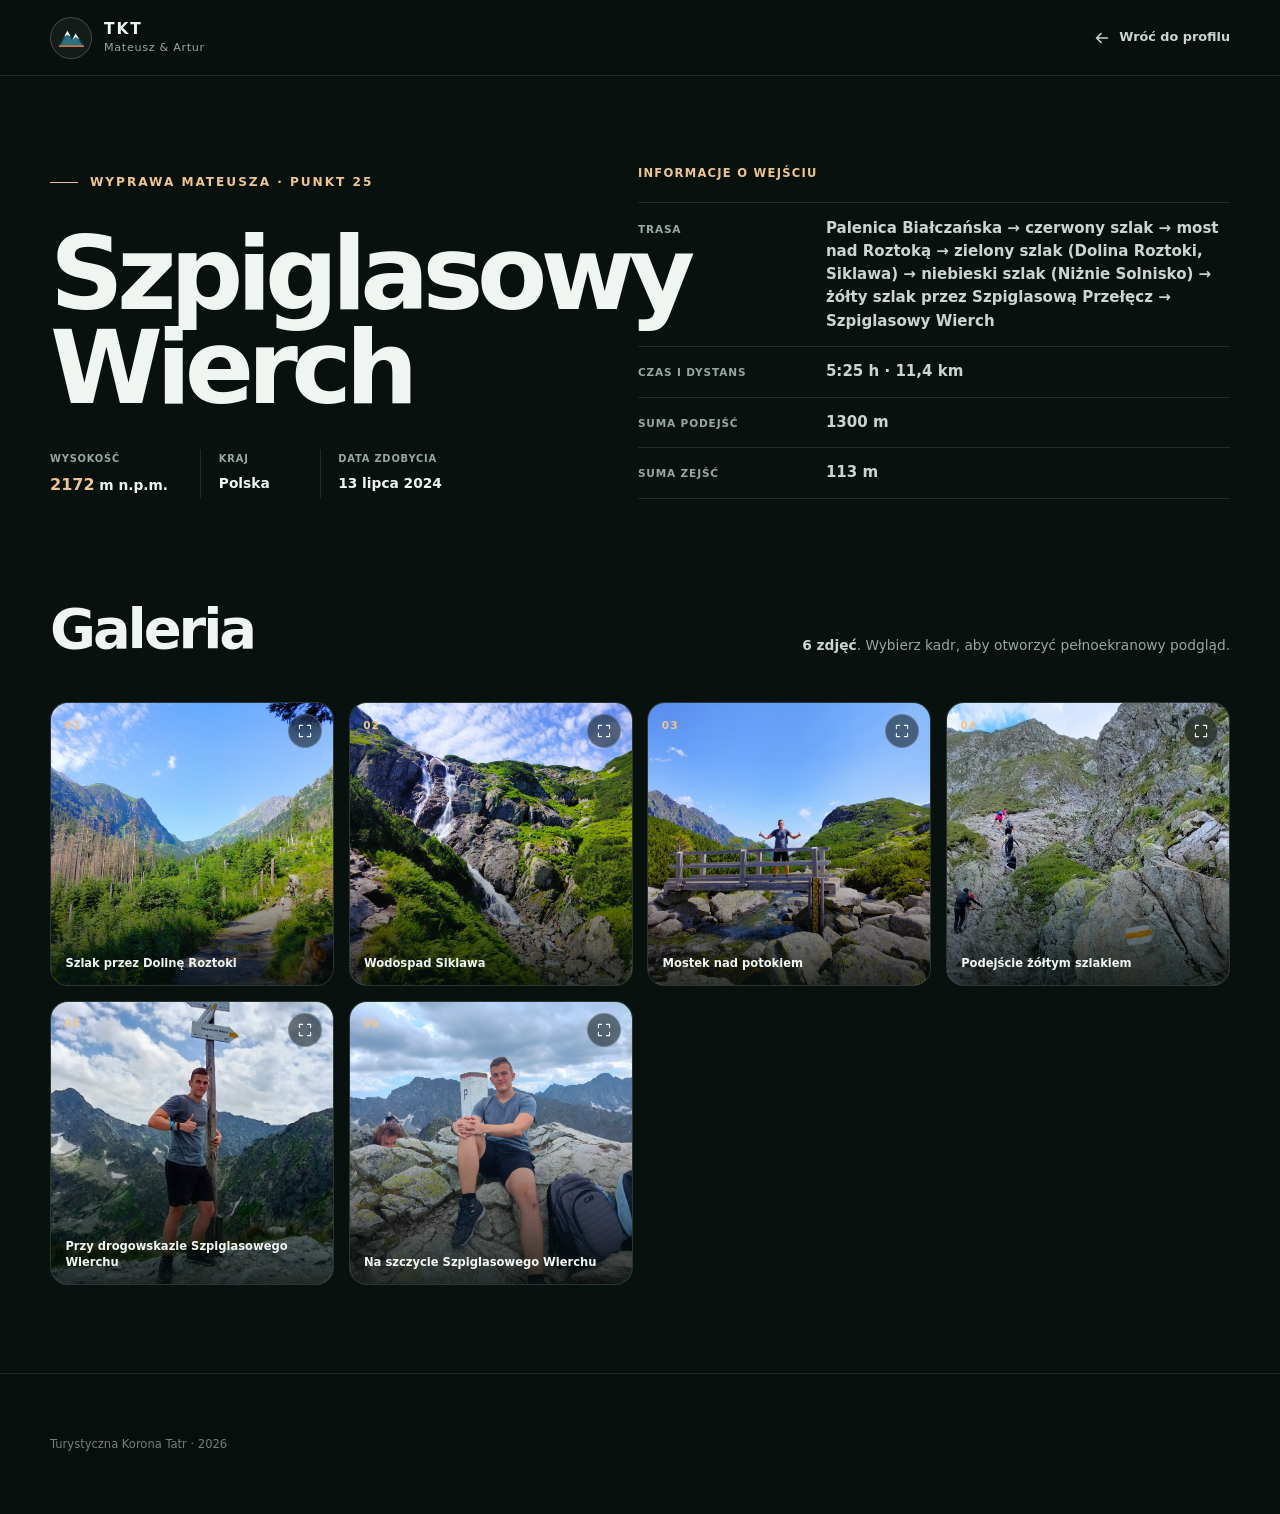
<file: entries/mateusz/szpiglasowy-wierch/index.html>
<!doctype html>
<html lang="pl">
  <head>
    <meta charset="UTF-8">
    <meta name="viewport" content="width=device-width, initial-scale=1.0">
    <meta
      name="description"
      content="Szpiglasowy Wierch — galeria i szczegóły wejścia Mateusza Kosowskiego w ramach Turystycznej Korony Tatr."
    >
    <meta name="theme-color" content="#09110f">
    <title>Szpiglasowy Wierch — Mateusz Kosowski | Turystyczna Korona Tatr</title>
    <base href="../../../">
    <link rel="icon" href="assets/icons/mountains.svg" type="image/svg+xml">
    <link rel="stylesheet" href="css/style.css">
    <script src="js/main.js" defer></script>
    <script src="js/gallery.js" defer></script>
  </head>
  <body class="entry-page">
    <a class="skip-link" href="#main-content">Przejdź do treści</a>

    <header class="site-header">
      <div class="container header-inner">
        <a class="brand" href="index.html" aria-label="Turystyczna Korona Tatr — strona główna">
          <span class="brand-mark" aria-hidden="true">
            <img src="assets/icons/mountains.svg" alt="" width="36" height="36">
          </span>
          <span class="brand-copy">
            <strong>TKT</strong>
            <span>Mateusz &amp; Artur</span>
          </span>
        </a>
        <a class="profile-back" href="mateusz-kosowski.html">
          <svg viewBox="0 0 20 20" aria-hidden="true"><path d="M16 10H4m5-5-5 5 5 5"></path></svg>
          Wróć do profilu
        </a>
      </div>
    </header>

    <main id="main-content" data-entry-person="mateusz" data-entry-place="25">
      <section class="entry-hero" aria-labelledby="entry-title">
        <div class="container">
          <div class="entry-hero-layout">
            <div class="entry-hero-simple">
              <p class="eyebrow"><span aria-hidden="true"></span> Wyprawa Mateusza · punkt 25</p>
              <h1 id="entry-title" data-entry-name>Szpiglasowy Wierch</h1>

              <dl class="entry-hero-meta">
                <div>
                  <dt>Wysokość</dt>
                  <dd><strong data-entry-height>2172</strong> m n.p.m.</dd>
                </div>
                <div>
                  <dt>Kraj</dt>
                  <dd data-entry-country>Polska</dd>
                </div>
                <div>
                  <dt>Data zdobycia</dt>
                  <dd><time datetime="2024-07-13" data-entry-date>13 lipca 2024</time></dd>
                </div>
              </dl>
            </div>

            <div class="entry-details" data-route-card>
              <h2 class="entry-details-title">Informacje o wejściu</h2>

              <dl class="entry-details-list">
                <div>
                  <dt>Trasa</dt>
                  <dd data-route-label>Palenica Białczańska → Szpiglasowy Wierch</dd>
                </div>
                <div>
                  <dt>Czas i dystans</dt>
                  <dd data-route-distance>5:25 h · 11,4 km</dd>
                </div>
                <div>
                  <dt>Suma podejść</dt>
                  <dd data-route-ascent>1300 m</dd>
                </div>
                <div>
                  <dt>Suma zejść</dt>
                  <dd data-route-descent>113 m</dd>
                </div>
              </dl>

              <a
                class="entry-route-link"
                href="#"
                target="_blank"
                rel="noopener noreferrer"
                data-route-link
                hidden
              >
                Otwórz trasę w Mapie Turystycznej
                <svg viewBox="0 0 20 20" aria-hidden="true"><path d="M7 13 13 7m-5 0h5v5M13 11v4H5V7h4"></path></svg>
              </a>
            </div>
          </div>

          <section class="entry-gallery-block" aria-labelledby="gallery-title">
            <div class="entry-gallery-heading">
              <h2 id="gallery-title">Galeria</h2>
              <p>
                <strong data-entry-photo-count>6 zdjęć</strong>. Wybierz kadr, aby otworzyć
                pełnoekranowy podgląd.
              </p>
            </div>

            <div class="entry-gallery-grid" id="entry-gallery"></div>
          </section>
        </div>
      </section>
    </main>

    <dialog class="gallery-lightbox" id="gallery-lightbox" aria-label="Galeria zdjęć ze Szpiglasowego Wierchu">
      <div class="lightbox-header">
        <span data-lightbox-counter aria-hidden="true">1 / 6</span>
        <span class="sr-only" data-lightbox-status aria-live="polite" aria-atomic="true">
          Zdjęcie 1 z 6
        </span>
        <button type="button" data-lightbox-close aria-label="Zamknij galerię">
          <svg viewBox="0 0 20 20" aria-hidden="true"><path d="m5 5 10 10M15 5 5 15"></path></svg>
        </button>
      </div>
      <div class="lightbox-body">
        <span class="lightbox-loader" data-lightbox-loader aria-hidden="true"></span>
        <button type="button" class="lightbox-nav lightbox-prev" data-lightbox-prev aria-label="Poprzednie zdjęcie">
          <svg viewBox="0 0 20 20" aria-hidden="true"><path d="m12 4-6 6 6 6"></path></svg>
        </button>
        <figure>
          <img alt="" data-lightbox-image>
          <figcaption id="lightbox-caption" data-lightbox-caption>Zdjęcie z galerii Szpiglasowego Wierchu</figcaption>
        </figure>
        <button type="button" class="lightbox-nav lightbox-next" data-lightbox-next aria-label="Następne zdjęcie">
          <svg viewBox="0 0 20 20" aria-hidden="true"><path d="m8 4 6 6-6 6"></path></svg>
        </button>
      </div>
    </dialog>

    <footer class="site-footer">
      <div class="container footer-inner">
        <p>Turystyczna Korona Tatr <span aria-hidden="true">·</span> <span data-year>2026</span></p>
      </div>
    </footer>
  </body>
</html>
</file>
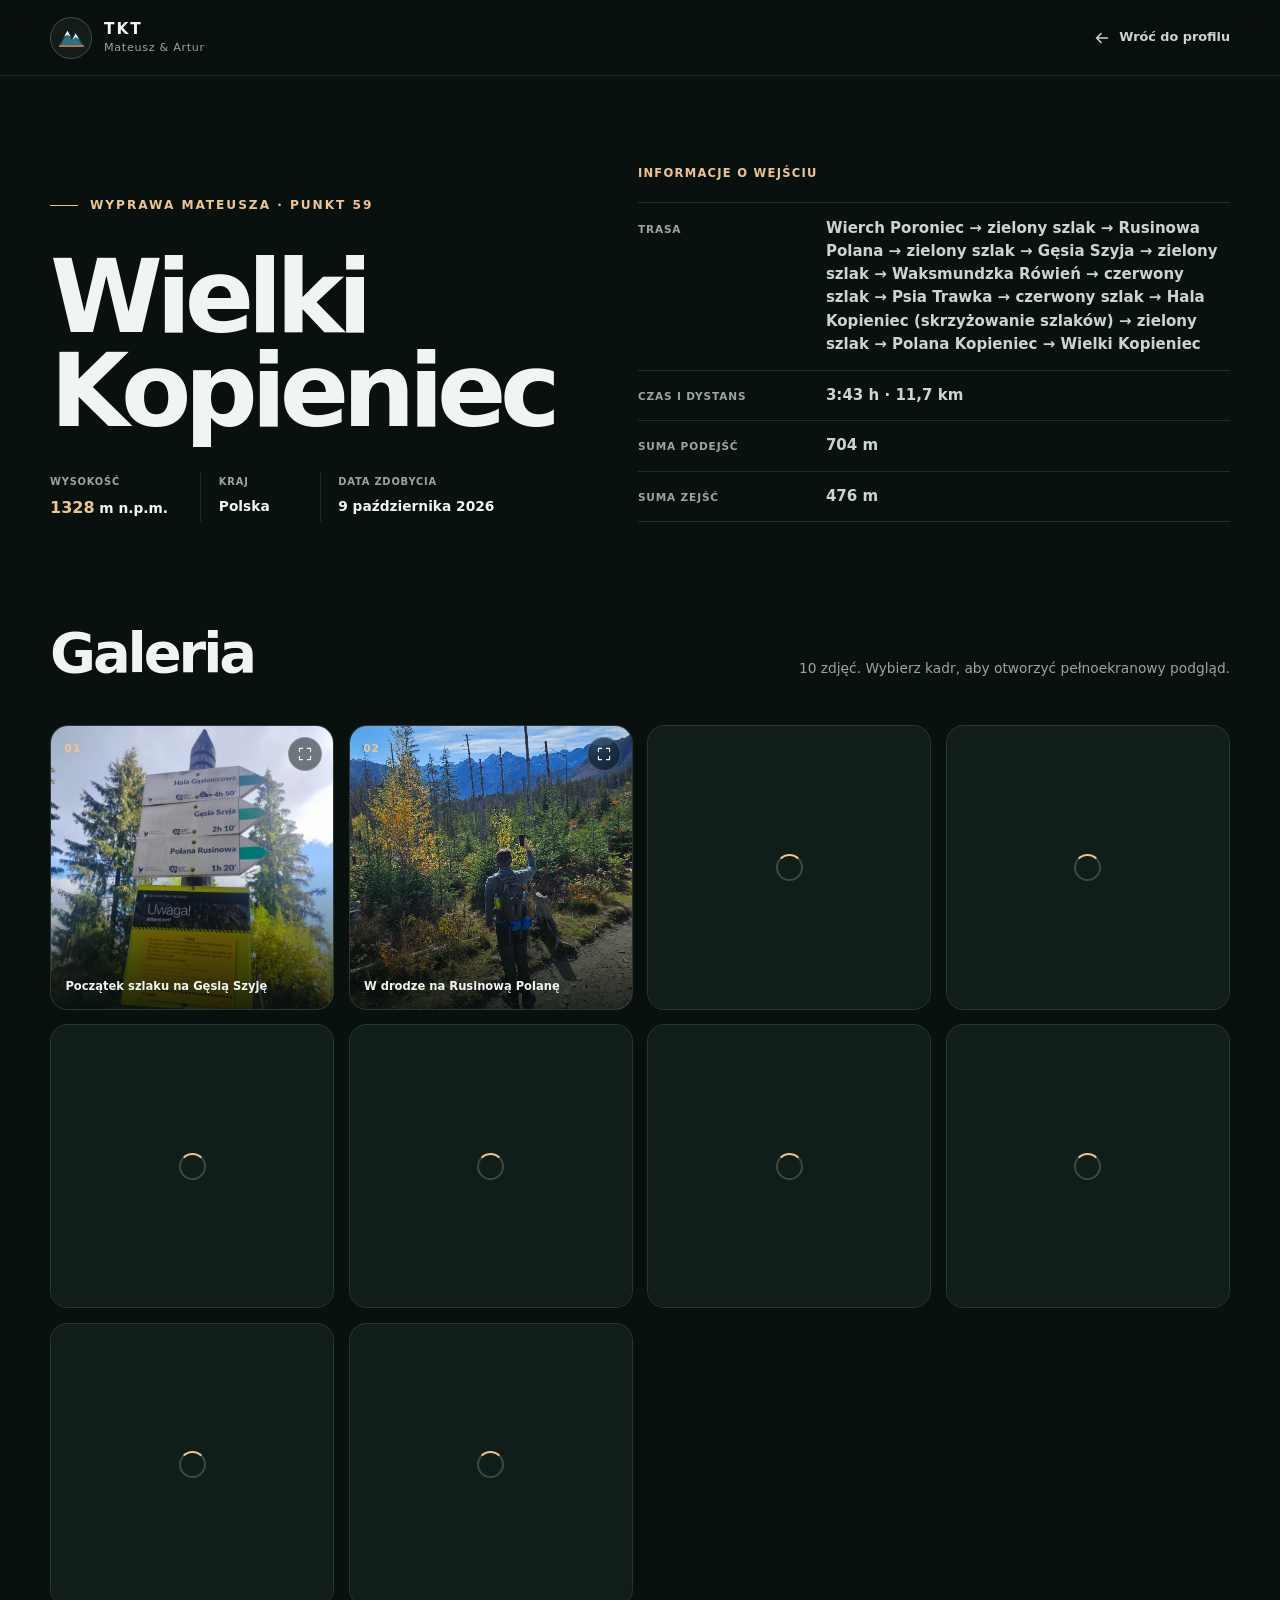
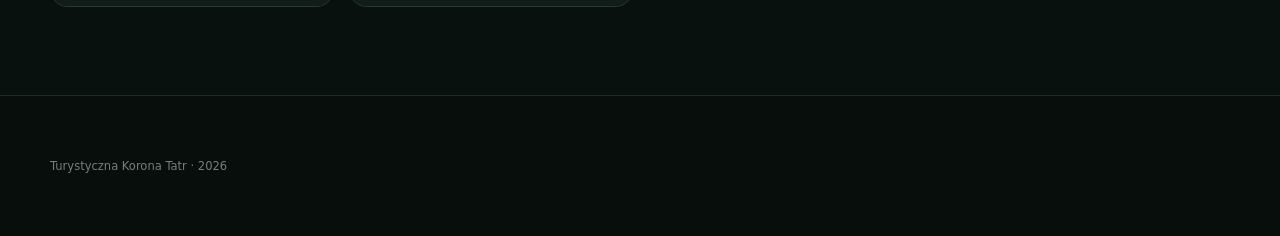
<file: entries/mateusz/wielki-kopieniec/index.html>
<!doctype html>
<html lang="pl">
  <head>
    <meta charset="UTF-8">
    <meta name="viewport" content="width=device-width, initial-scale=1.0">
    <meta
      name="description"
      content="Wielki Kopieniec — galeria i szczegóły wejścia Mateusza Kosowskiego w ramach Turystycznej Korony Tatr."
    >
    <meta name="theme-color" content="#09110f">
    <title>Wielki Kopieniec — Mateusz Kosowski | Turystyczna Korona Tatr</title>
    <base href="../../../">
    <link rel="icon" href="assets/icons/mountains.svg" type="image/svg+xml">
    <link rel="stylesheet" href="css/style.css">
    <script src="js/main.js" defer></script>
    <script src="js/gallery.js" defer></script>
  </head>
  <body class="entry-page">
    <a class="skip-link" href="#main-content">Przejdź do treści</a>

    <header class="site-header">
      <div class="container header-inner">
        <a class="brand" href="index.html" aria-label="Turystyczna Korona Tatr — strona główna">
          <span class="brand-mark" aria-hidden="true">
            <img src="assets/icons/mountains.svg" alt="" width="36" height="36">
          </span>
          <span class="brand-copy">
            <strong>TKT</strong>
            <span>Mateusz &amp; Artur</span>
          </span>
        </a>
        <a class="profile-back" href="mateusz-kosowski.html">
          <svg viewBox="0 0 20 20" aria-hidden="true"><path d="M16 10H4m5-5-5 5 5 5"></path></svg>
          Wróć do profilu
        </a>
      </div>
    </header>

    <main id="main-content" data-entry-person="mateusz" data-entry-place="59">
      <section class="entry-hero" aria-labelledby="entry-title">
        <div class="container">
          <div class="entry-hero-layout">
            <div class="entry-hero-simple">
              <p class="eyebrow"><span aria-hidden="true"></span> Wyprawa Mateusza · punkt 59</p>
              <h1 id="entry-title" data-entry-name>Wielki Kopieniec</h1>

              <dl class="entry-hero-meta">
                <div>
                  <dt>Wysokość</dt>
                  <dd><strong data-entry-height>1328</strong> m n.p.m.</dd>
                </div>
                <div>
                  <dt>Kraj</dt>
                  <dd data-entry-country>Polska</dd>
                </div>
                <div>
                  <dt>Data zdobycia</dt>
                  <dd><time datetime="2026-10-09" data-entry-date>9 października 2026</time></dd>
                </div>
              </dl>
            </div>

            <div class="entry-details" data-route-card>
              <h2 class="entry-details-title">Informacje o wejściu</h2>

              <dl class="entry-details-list">
                <div>
                  <dt>Trasa</dt>
                  <dd data-route-label>Wierch Poroniec → zielony szlak → Rusinowa Polana → zielony szlak → Gęsia Szyja → zielony szlak → Waksmundzka Rówień → czerwony szlak → Psia Trawka → czerwony szlak → Hala Kopieniec (skrzyżowanie szlaków) → zielony szlak → Polana Kopieniec → Wielki Kopieniec</dd>
                </div>
                <div>
                  <dt>Czas i dystans</dt>
                  <dd data-route-distance>3:43 h · 11,7 km</dd>
                </div>
                <div>
                  <dt>Suma podejść</dt>
                  <dd data-route-ascent>704 m</dd>
                </div>
                <div>
                  <dt>Suma zejść</dt>
                  <dd data-route-descent>476 m</dd>
                </div>
              </dl>

              <a
                class="entry-route-link"
                href="#"
                target="_blank"
                rel="noopener noreferrer"
                data-route-link
                hidden
              >
                Otwórz trasę w Mapie Turystycznej
                <svg viewBox="0 0 20 20" aria-hidden="true"><path d="M7 13 13 7m-5 0h5v5M13 11v4H5V7h4"></path></svg>
              </a>
            </div>
          </div>

          <section class="entry-gallery-block" aria-labelledby="gallery-title">
            <div class="entry-gallery-heading">
              <h2 id="gallery-title">Galeria</h2>
              <p data-entry-gallery-description>10 zdjęć. Wybierz kadr, aby otworzyć pełnoekranowy podgląd.</p>
            </div>

            <div class="entry-gallery-grid" id="entry-gallery"></div>
          </section>
        </div>
      </section>
    </main>

    <dialog class="gallery-lightbox" id="gallery-lightbox" aria-label="Galeria zdjęć z Wielkiego Kopieńca">
      <div class="lightbox-header">
        <span data-lightbox-counter aria-hidden="true">1 / 10</span>
        <span class="sr-only" data-lightbox-status aria-live="polite" aria-atomic="true">
          Zdjęcie 1 z 10
        </span>
        <button type="button" data-lightbox-close aria-label="Zamknij galerię">
          <svg viewBox="0 0 20 20" aria-hidden="true"><path d="m5 5 10 10M15 5 5 15"></path></svg>
        </button>
      </div>
      <div class="lightbox-body">
        <span class="lightbox-loader" data-lightbox-loader aria-hidden="true"></span>
        <button type="button" class="lightbox-nav lightbox-prev" data-lightbox-prev aria-label="Poprzednie zdjęcie">
          <svg viewBox="0 0 20 20" aria-hidden="true"><path d="m12 4-6 6 6 6"></path></svg>
        </button>
        <figure>
          <img alt="" data-lightbox-image>
          <figcaption id="lightbox-caption" data-lightbox-caption>Zdjęcie z galerii Wielkiego Kopieńca</figcaption>
        </figure>
        <button type="button" class="lightbox-nav lightbox-next" data-lightbox-next aria-label="Następne zdjęcie">
          <svg viewBox="0 0 20 20" aria-hidden="true"><path d="m8 4 6 6-6 6"></path></svg>
        </button>
      </div>
    </dialog>

    <footer class="site-footer">
      <div class="container footer-inner">
        <p>Turystyczna Korona Tatr <span aria-hidden="true">·</span> <span data-year>2026</span></p>
      </div>
    </footer>
  </body>
</html>
</file>
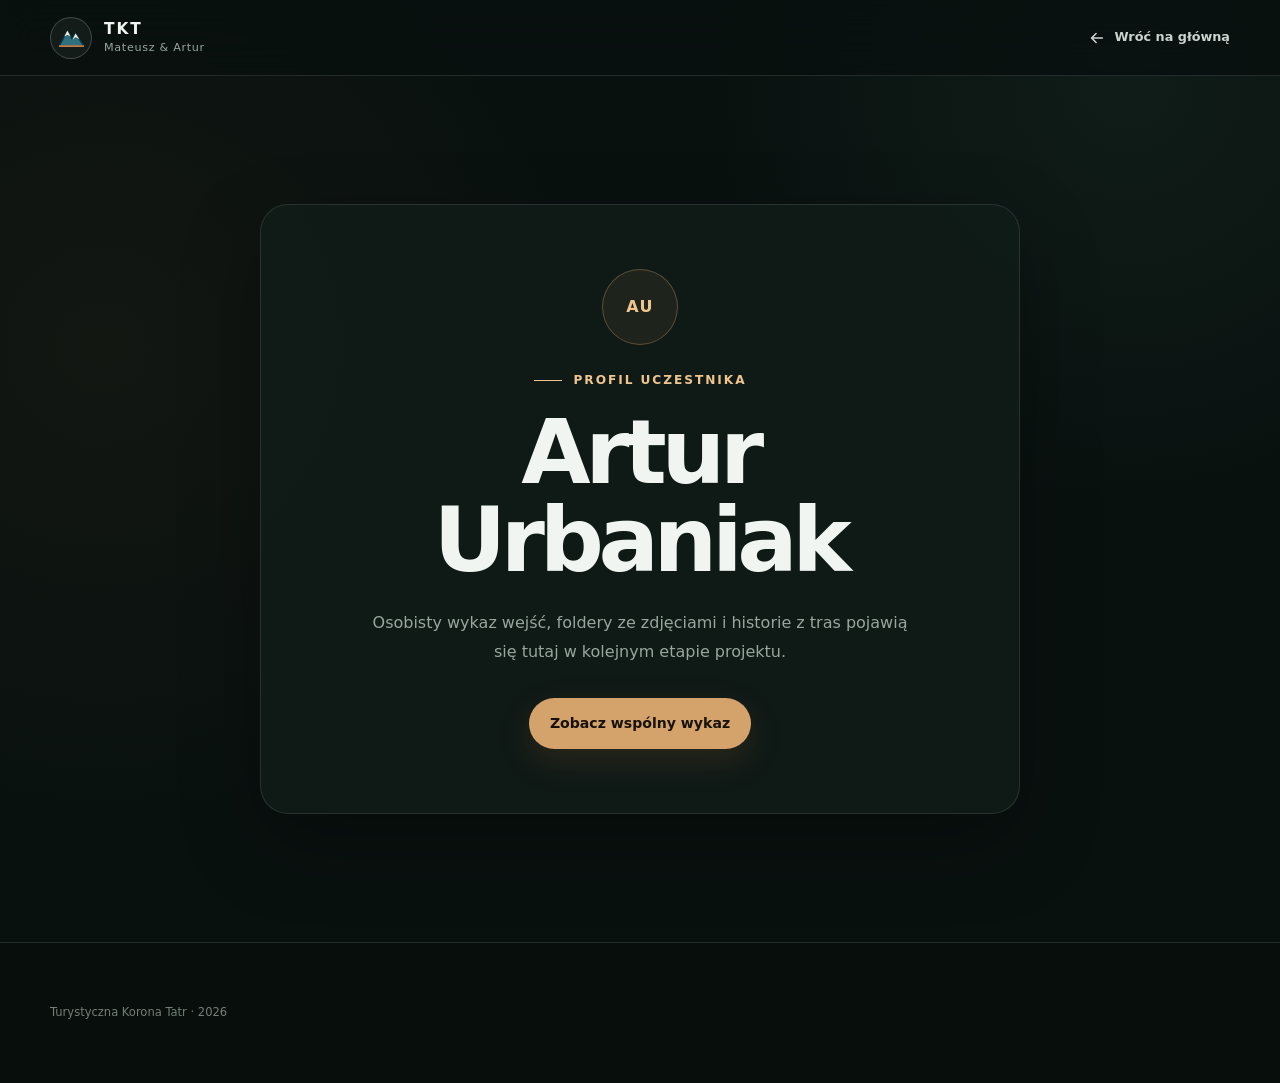
<file: artur-urbaniak.html>
<!doctype html>
<html lang="pl">
  <head>
    <meta charset="UTF-8">
    <meta name="viewport" content="width=device-width, initial-scale=1.0">
    <meta name="description" content="Profil Artura Urbaniaka — Turystyczna Korona Tatr.">
    <meta name="theme-color" content="#09110f">
    <title>Artur Urbaniak — Turystyczna Korona Tatr</title>
    <link rel="icon" href="assets/icons/mountains.svg" type="image/svg+xml">
    <link rel="stylesheet" href="css/style.css">
    <script src="js/main.js" defer></script>
  </head>
  <body class="profile-placeholder-page">
    <a class="skip-link" href="#main-content">Przejdź do treści</a>

    <header class="site-header">
      <div class="container header-inner">
        <a class="brand" href="index.html" aria-label="Turystyczna Korona Tatr — strona główna">
          <span class="brand-mark" aria-hidden="true">
            <img src="assets/icons/mountains.svg" alt="" width="36" height="36">
          </span>
          <span class="brand-copy">
            <strong>TKT</strong>
            <span>Mateusz &amp; Artur</span>
          </span>
        </a>
        <a class="profile-back" href="index.html#uczestnicy">
          <svg viewBox="0 0 20 20" aria-hidden="true"><path d="M16 10H4m5-5-5 5 5 5"></path></svg>
          Wróć na główną
        </a>
      </div>
    </header>

    <main class="placeholder-main" id="main-content">
      <div class="container">
        <section class="placeholder-card" aria-labelledby="profile-title">
          <span class="placeholder-avatar" aria-hidden="true">AU</span>
          <p class="eyebrow"><span aria-hidden="true"></span> Profil uczestnika</p>
          <h1 id="profile-title">Artur Urbaniak</h1>
          <p>
            Osobisty wykaz wejść, foldery ze zdjęciami i historie z tras pojawią się tutaj
            w kolejnym etapie projektu.
          </p>
          <a class="button button-primary" href="index.html#postep">Zobacz wspólny wykaz</a>
        </section>
      </div>
    </main>

    <footer class="site-footer">
      <div class="container footer-inner">
        <p>Turystyczna Korona Tatr <span aria-hidden="true">·</span> <span data-year>2026</span></p>
      </div>
    </footer>
  </body>
</html>
</file>
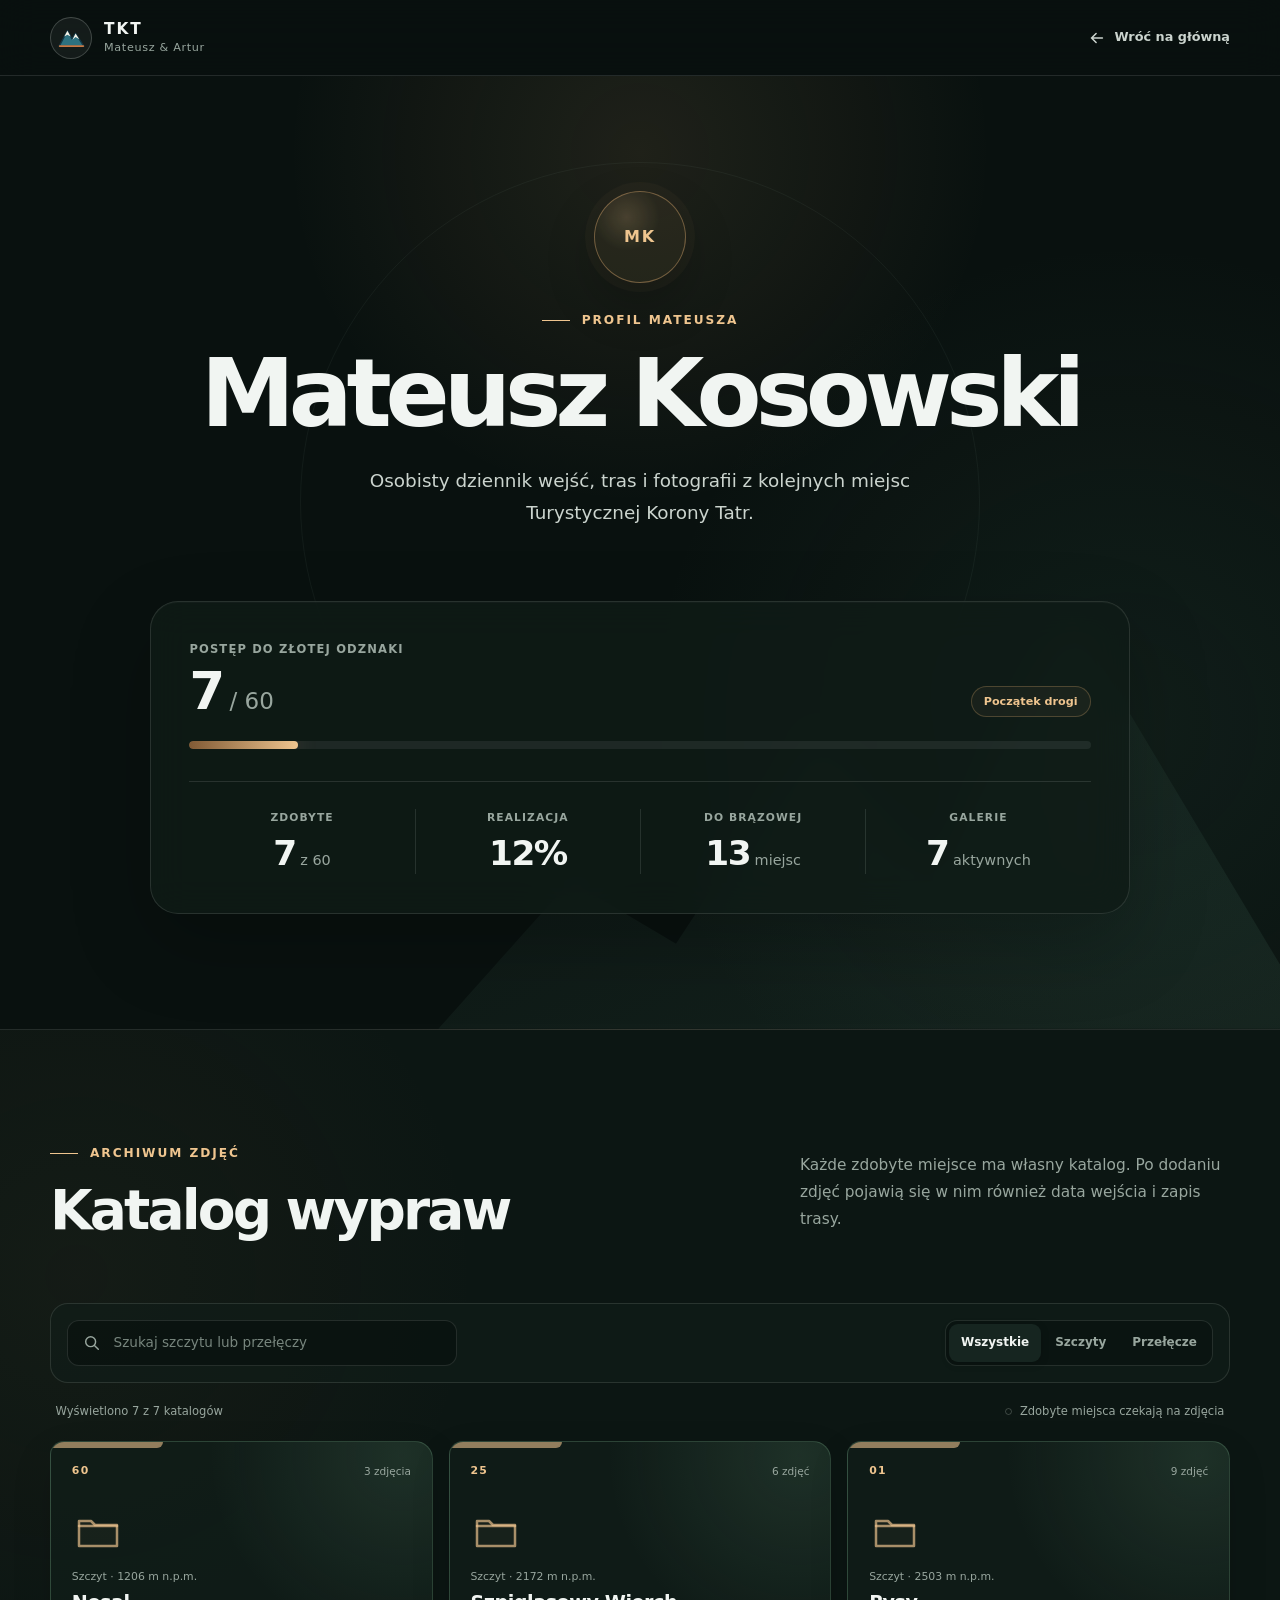
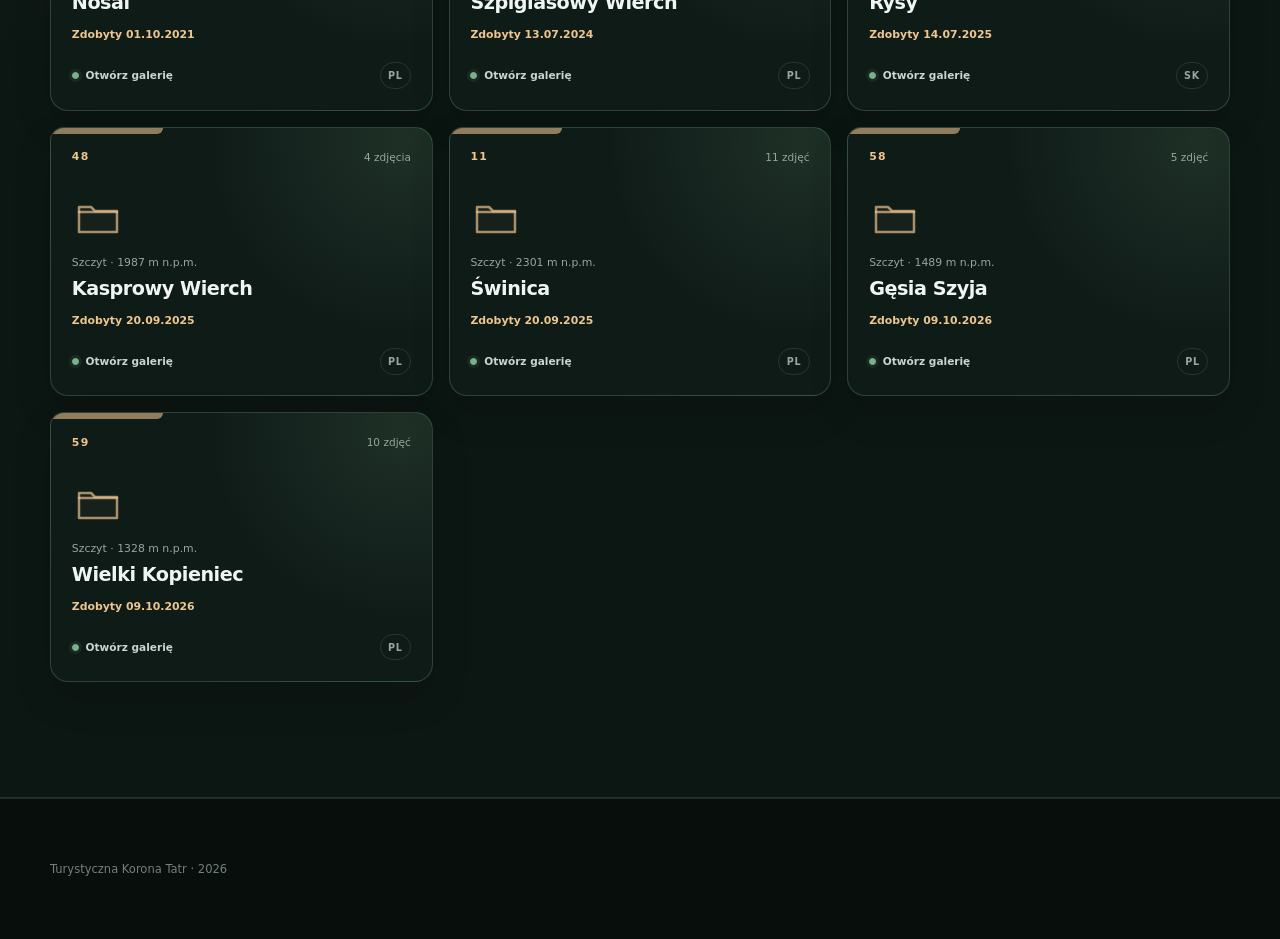
<file: mateusz-kosowski.html>
<!doctype html>
<html lang="pl">
  <head>
    <meta charset="UTF-8">
    <meta name="viewport" content="width=device-width, initial-scale=1.0">
    <meta name="description" content="Profil Mateusza Kosowskiego — Turystyczna Korona Tatr.">
    <meta name="theme-color" content="#09110f">
    <title>Mateusz Kosowski — Turystyczna Korona Tatr</title>
    <link rel="icon" href="assets/icons/mountains.svg" type="image/svg+xml">
    <link rel="stylesheet" href="css/style.css">
    <script src="js/main.js" defer></script>
  </head>
  <body class="profile-page">
    <a class="skip-link" href="#main-content">Przejdź do treści</a>

    <header class="site-header">
      <div class="container header-inner">
        <a class="brand" href="index.html" aria-label="Turystyczna Korona Tatr — strona główna">
          <span class="brand-mark" aria-hidden="true">
            <img src="assets/icons/mountains.svg" alt="" width="36" height="36">
          </span>
          <span class="brand-copy">
            <strong>TKT</strong>
            <span>Mateusz &amp; Artur</span>
          </span>
        </a>
        <a class="profile-back" href="index.html">
          <svg viewBox="0 0 20 20" aria-hidden="true"><path d="M16 10H4m5-5-5 5 5 5"></path></svg>
          Wróć na główną
        </a>
      </div>
    </header>

    <main id="main-content">
      <section class="profile-hero" aria-labelledby="profile-title">
        <div class="container profile-hero-inner">
          <div class="profile-identity">
            <span class="profile-avatar" aria-hidden="true">MK</span>
            <p class="eyebrow"><span aria-hidden="true"></span> Profil Mateusza</p>
            <h1 id="profile-title">Mateusz Kosowski</h1>
            <p class="profile-lead">
              Osobisty dziennik wejść, tras i fotografii z kolejnych miejsc Turystycznej
              Korony Tatr.
            </p>
          </div>

          <div class="profile-overview">
            <div class="profile-progress-heading">
              <div>
                <span>Postęp do Złotej Odznaki</span>
                <strong><span data-completed="mateusz">0</span><small> / 60</small></strong>
              </div>
              <span class="profile-stage" data-stage="mateusz">Początek drogi</span>
            </div>

            <div
              class="profile-progress-track"
              role="progressbar"
              aria-label="Postęp Mateusza w Turystycznej Koronie Tatr"
              aria-valuemin="0"
              aria-valuemax="60"
              aria-valuenow="0"
              data-progressbar="mateusz"
            >
              <span data-progress="mateusz"></span>
            </div>

            <dl class="profile-stats">
              <div>
                <dt>Zdobyte</dt>
                <dd><span data-completed="mateusz">0</span><small> z 60</small></dd>
              </div>
              <div>
                <dt>Realizacja</dt>
                <dd data-percentage="mateusz">0%</dd>
              </div>
              <div>
                <dt>Do Brązowej</dt>
                <dd><span data-to-bronze="mateusz">20</span><small> miejsc</small></dd>
              </div>
              <div>
                <dt>Galerie</dt>
                <dd><span data-gallery-count="mateusz">0</span><small> aktywnych</small></dd>
              </div>
            </dl>
          </div>
        </div>
      </section>

      <section class="profile-folders-section section" aria-labelledby="folders-title">
        <div class="container">
          <div class="section-heading section-heading-row profile-folders-heading">
            <div>
              <p class="eyebrow"><span aria-hidden="true"></span> Archiwum zdjęć</p>
              <h2 id="folders-title">Katalog wypraw</h2>
            </div>
            <p class="section-intro">
              Każde zdobyte miejsce ma własny katalog. Po dodaniu zdjęć pojawią się w nim
              również data wejścia i zapis trasy.
            </p>
          </div>

          <div class="folder-toolbar">
            <label class="search-field folder-search" for="folder-search">
              <svg viewBox="0 0 20 20" aria-hidden="true">
                <circle cx="8.5" cy="8.5" r="5.5"></circle>
                <path d="m13 13 4 4"></path>
              </svg>
              <span class="sr-only">Szukaj katalogu</span>
              <input id="folder-search" type="search" placeholder="Szukaj szczytu lub przełęczy">
            </label>

            <div class="filter-group" role="group" aria-label="Filtruj katalogi według rodzaju">
              <button class="filter-button is-active" type="button" data-folder-filter="all" aria-pressed="true">
                Wszystkie
              </button>
              <button class="filter-button" type="button" data-folder-filter="szczyt" aria-pressed="false">
                Szczyty
              </button>
              <button class="filter-button" type="button" data-folder-filter="przelecz" aria-pressed="false">
                Przełęcze
              </button>
            </div>
          </div>

          <div class="folder-meta">
            <p id="folder-result-count" aria-live="polite">Przygotowywanie katalogów…</p>
            <p><span class="folder-empty-dot" aria-hidden="true"></span> Zdobyte miejsca czekają na zdjęcia</p>
          </div>

          <div class="folder-grid" id="profile-folders" data-profile="mateusz"></div>

          <button class="button button-secondary folder-toggle" id="folder-toggle" type="button" hidden>
            <span>Pokaż wszystkie katalogi</span>
            <svg viewBox="0 0 20 20" aria-hidden="true"><path d="m5 7 5 5 5-5"></path></svg>
          </button>

          <noscript>
            <p class="folder-noscript">Włącz JavaScript, aby wyświetlić katalogi miejsc TKT.</p>
          </noscript>
        </div>
      </section>
    </main>

    <footer class="site-footer">
      <div class="container footer-inner">
        <p>Turystyczna Korona Tatr <span aria-hidden="true">·</span> <span data-year>2026</span></p>
      </div>
    </footer>
  </body>
</html>
</file>
<file: css/style.css>
:root {
  color-scheme: dark;
  --background: #09110f;
  --background-soft: #0c1613;
  --surface: #111d19;
  --surface-raised: #162520;
  --surface-hover: #1a2c26;
  --line: rgba(225, 235, 228, 0.12);
  --line-strong: rgba(225, 235, 228, 0.22);
  --text: #f1f5f2;
  --text-soft: #cbd4ce;
  --muted: #98a69e;
  --accent: #d3a36b;
  --accent-light: #efc58f;
  --accent-dark: #805a35;
  --green: #79b18b;
  --green-dark: #244c32;
  --blue: #82aeb4;
  --header-height: 76px;
  --radius-small: 10px;
  --radius-medium: 18px;
  --radius-large: 28px;
  --shadow: 0 30px 80px rgba(0, 0, 0, 0.32);
  font-family: "Segoe UI Variable", "Segoe UI", Inter, ui-sans-serif, system-ui, sans-serif;
  background: var(--background);
  color: var(--text);
  font-synthesis: none;
  text-rendering: optimizeLegibility;
}

*,
*::before,
*::after {
  box-sizing: border-box;
}

html {
  min-width: 320px;
  scroll-behavior: smooth;
  scroll-padding-top: calc(var(--header-height) + 24px);
}

body {
  min-width: 320px;
  min-height: 100vh;
  margin: 0;
  overflow-x: hidden;
  overflow-x: clip;
  background:
    radial-gradient(circle at 88% 8%, rgba(69, 112, 94, 0.12), transparent 26rem),
    radial-gradient(circle at 8% 32%, rgba(128, 90, 53, 0.08), transparent 30rem),
    var(--background);
  color: var(--text);
  font-size: 16px;
  line-height: 1.6;
}

body::before {
  position: fixed;
  z-index: -1;
  inset: 0;
  background-image:
    linear-gradient(rgba(255, 255, 255, 0.012) 1px, transparent 1px),
    linear-gradient(90deg, rgba(255, 255, 255, 0.012) 1px, transparent 1px);
  background-size: 64px 64px;
  content: "";
  pointer-events: none;
  mask-image: linear-gradient(to bottom, black, transparent 68%);
}

img,
svg {
  display: block;
}

img {
  max-width: 100%;
}

a {
  color: inherit;
  text-decoration: none;
}

button,
input {
  font: inherit;
}

button {
  color: inherit;
}

::selection {
  background: var(--accent);
  color: #17110b;
}

:focus-visible {
  outline: 3px solid var(--accent-light);
  outline-offset: 4px;
}

.sr-only {
  position: absolute !important;
  width: 1px !important;
  height: 1px !important;
  padding: 0 !important;
  overflow: hidden !important;
  clip: rect(0, 0, 0, 0) !important;
  white-space: nowrap !important;
  border: 0 !important;
}

.skip-link {
  position: fixed;
  z-index: 100;
  top: 12px;
  left: 12px;
  padding: 0.7rem 1rem;
  border-radius: var(--radius-small);
  background: var(--text);
  color: var(--background);
  font-weight: 700;
  transform: translateY(-160%);
  transition: transform 180ms ease;
}

.skip-link:focus {
  transform: translateY(0);
}

.container {
  width: min(1180px, calc(100% - 48px));
  margin-inline: auto;
}

.section {
  padding-block: clamp(5rem, 9vw, 8rem);
}

.site-header {
  position: sticky;
  z-index: 50;
  top: 0;
  height: var(--header-height);
  border-bottom: 1px solid var(--line);
  background: rgba(9, 17, 15, 0.82);
  backdrop-filter: blur(18px) saturate(130%);
}

.header-inner {
  display: flex;
  align-items: center;
  justify-content: space-between;
  height: 100%;
}

.brand {
  display: inline-flex;
  align-items: center;
  min-height: 48px;
  gap: 0.75rem;
}

.brand-mark {
  display: grid;
  width: 42px;
  height: 42px;
  flex: 0 0 auto;
  place-items: center;
  border: 1px solid var(--line-strong);
  border-radius: 50%;
  background: rgba(255, 255, 255, 0.05);
}

.brand-mark img {
  width: 29px;
  height: 29px;
}

.brand-copy {
  display: grid;
  line-height: 1.1;
}

.brand-copy strong {
  font-size: 0.96rem;
  letter-spacing: 0.13em;
  text-transform: uppercase;
}

.brand-copy span {
  margin-top: 0.28rem;
  color: var(--muted);
  font-size: 0.7rem;
  letter-spacing: 0.06em;
}

.main-nav {
  display: flex;
  align-items: center;
  gap: clamp(0.25rem, 2vw, 1.75rem);
}

.main-nav a {
  position: relative;
  display: grid;
  min-height: 44px;
  padding-inline: 0.5rem;
  place-items: center;
  color: var(--text-soft);
  font-size: 0.85rem;
  font-weight: 600;
}

.main-nav a::after {
  position: absolute;
  right: 0.5rem;
  bottom: 5px;
  left: 0.5rem;
  height: 1px;
  background: var(--accent);
  content: "";
  opacity: 0;
  transform: scaleX(0.2);
  transition: opacity 180ms ease, transform 180ms ease;
}

.main-nav a:hover {
  color: var(--text);
}

.main-nav a:hover::after {
  opacity: 1;
  transform: scaleX(1);
}

.hero {
  position: relative;
  display: grid;
  min-height: min(860px, calc(100svh - var(--header-height)));
  align-items: center;
  overflow: hidden;
  border-bottom: 1px solid var(--line);
  isolation: isolate;
}

.hero::before {
  position: absolute;
  z-index: -2;
  inset: 0;
  background:
    linear-gradient(90deg, rgba(9, 17, 15, 0.96) 0%, rgba(9, 17, 15, 0.65) 52%, rgba(9, 17, 15, 0.12) 100%),
    linear-gradient(180deg, transparent 70%, var(--background));
  content: "";
}

.hero-glow {
  position: absolute;
  z-index: -3;
  top: 4%;
  right: -8%;
  width: min(66vw, 920px);
  aspect-ratio: 1;
  border-radius: 50%;
  background: radial-gradient(circle, rgba(73, 119, 100, 0.2), rgba(73, 119, 100, 0.03) 52%, transparent 68%);
  filter: blur(2px);
}

.hero-grid {
  display: grid;
  grid-template-columns: minmax(0, 0.9fr) minmax(440px, 1.1fr);
  align-items: center;
  gap: clamp(2rem, 4vw, 4rem);
  padding-block: clamp(4.5rem, 9vh, 7.5rem);
}

.hero-copy {
  position: relative;
  z-index: 2;
  max-width: 650px;
  animation: enter-up 700ms ease-out both;
}

.eyebrow {
  display: flex;
  align-items: center;
  margin: 0 0 1.25rem;
  gap: 0.75rem;
  color: var(--accent-light);
  font-size: 0.76rem;
  font-weight: 700;
  letter-spacing: 0.16em;
  line-height: 1.4;
  text-transform: uppercase;
}

.eyebrow > span {
  width: 28px;
  height: 1px;
  background: currentColor;
}

.hero h1 {
  max-width: 720px;
  margin: 0;
  font-size: clamp(3.4rem, 7.2vw, 7.4rem);
  font-weight: 680;
  letter-spacing: -0.065em;
  line-height: 0.86;
}

.hero h1 span {
  display: block;
  margin-top: 0.12em;
  color: var(--accent-light);
  font-weight: 320;
}

.hero-lead {
  max-width: 610px;
  margin: 2rem 0 0;
  color: var(--text-soft);
  font-size: clamp(1.05rem, 1.55vw, 1.25rem);
  line-height: 1.75;
}

.hero-actions {
  display: flex;
  flex-wrap: wrap;
  align-items: center;
  margin-top: 2.25rem;
  gap: 0.75rem;
}

.button {
  display: inline-flex;
  min-height: 50px;
  align-items: center;
  justify-content: center;
  padding: 0.8rem 1.25rem;
  gap: 0.7rem;
  border: 1px solid transparent;
  border-radius: 999px;
  font-size: 0.88rem;
  font-weight: 700;
  transition: border-color 180ms ease, background 180ms ease, color 180ms ease, transform 180ms ease;
}

.button svg,
.participant-link svg {
  width: 18px;
  height: 18px;
  fill: none;
  stroke: currentColor;
  stroke-linecap: round;
  stroke-linejoin: round;
  stroke-width: 1.7;
}

.button:hover {
  transform: translateY(-2px);
}

.button-primary {
  background: var(--accent);
  color: #17110b;
  box-shadow: 0 12px 32px rgba(135, 91, 48, 0.22);
}

.button-primary:hover {
  background: var(--accent-light);
}

.button-secondary {
  border-color: var(--line-strong);
  background: rgba(255, 255, 255, 0.025);
  color: var(--text-soft);
}

.button-secondary:hover {
  border-color: rgba(239, 197, 143, 0.45);
  color: var(--text);
}

.hero-facts {
  display: flex;
  margin: clamp(3.2rem, 6vw, 5.5rem) 0 0;
  padding: 0;
}

.hero-facts div {
  min-width: 110px;
  padding-right: clamp(1rem, 3vw, 2.25rem);
}

.hero-facts div + div {
  padding-left: clamp(1rem, 3vw, 2.25rem);
  border-left: 1px solid var(--line);
}

.hero-facts dt {
  color: var(--text);
  font-size: clamp(1.35rem, 2vw, 1.75rem);
  font-weight: 650;
  letter-spacing: -0.04em;
  line-height: 1.2;
}

.hero-facts dt span {
  color: var(--text-soft);
  font-size: 0.52em;
  font-weight: 550;
  letter-spacing: 0;
  white-space: nowrap;
}

.hero-facts dd {
  margin: 0.35rem 0 0;
  color: var(--muted);
  font-size: 0.72rem;
  letter-spacing: 0.04em;
}

.hero-visual {
  position: relative;
  min-width: 0;
  aspect-ratio: 1.12;
  align-self: center;
  animation: enter-fade 1s 100ms ease-out both;
}

.hero-visual::after {
  position: absolute;
  z-index: -1;
  right: -12%;
  bottom: 2%;
  left: -4%;
  height: 28%;
  border-radius: 50%;
  background: rgba(0, 0, 0, 0.46);
  content: "";
  filter: blur(44px);
}

.mountain-range {
  position: absolute;
  z-index: 1;
  right: -8%;
  bottom: 0;
  width: 118%;
  overflow: visible;
  filter: drop-shadow(0 36px 35px rgba(0, 0, 0, 0.34));
}

.ridge-line {
  fill: none;
  stroke: rgba(184, 218, 199, 0.42);
  stroke-linecap: round;
  stroke-linejoin: round;
  stroke-width: 2;
}

.snow-line {
  fill: rgba(221, 233, 225, 0.55);
}

.route-line {
  fill: none;
  stroke: var(--accent-light);
  stroke-dasharray: 7 9;
  stroke-linecap: round;
  stroke-width: 2.5;
  animation: draw-route 1.8s 500ms ease-out both;
}

.route-point {
  fill: var(--accent-light);
  stroke: rgba(9, 17, 15, 0.8);
  stroke-width: 5;
}

.contour {
  position: absolute;
  z-index: 0;
  border: 1px solid rgba(179, 210, 193, 0.08);
  border-radius: 43% 57% 64% 36% / 52% 36% 64% 48%;
  transform: rotate(-12deg);
}

.contour-one {
  top: 8%;
  right: -10%;
  width: 76%;
  aspect-ratio: 1;
}

.contour-two {
  top: 17%;
  right: 1%;
  width: 56%;
  aspect-ratio: 1;
}

.summit-label {
  position: absolute;
  z-index: 3;
  display: grid;
  grid-template-columns: auto 1fr;
  min-width: 138px;
  padding: 0.8rem 0.9rem;
  column-gap: 0.7rem;
  border: 1px solid var(--line-strong);
  border-radius: 12px;
  background: rgba(11, 23, 19, 0.82);
  box-shadow: 0 15px 35px rgba(0, 0, 0, 0.2);
  backdrop-filter: blur(14px);
}

.summit-label > span {
  grid-row: span 2;
  align-self: center;
  color: var(--accent-light);
  font-size: 0.7rem;
  font-weight: 700;
  letter-spacing: 0.08em;
}

.summit-label strong {
  font-size: 0.82rem;
  line-height: 1.2;
}

.summit-label small {
  margin-top: 0.2rem;
  color: var(--muted);
  font-size: 0.68rem;
}

.summit-label-high {
  top: 14%;
  right: 4%;
}

.summit-label-low {
  right: 0;
  bottom: 20%;
}

.visual-caption {
  position: absolute;
  z-index: 4;
  bottom: 0;
  left: -10%;
  display: grid;
  padding: 1rem 1.2rem;
  border-left: 2px solid var(--accent);
  background: linear-gradient(90deg, rgba(8, 16, 13, 0.76), transparent);
}

.visual-caption span {
  color: var(--accent-light);
  font-size: 0.65rem;
  font-weight: 700;
  letter-spacing: 0.16em;
  text-transform: uppercase;
}

.visual-caption strong {
  margin-top: 0.2rem;
  font-size: 1.02rem;
  font-weight: 650;
}

.visual-caption small {
  margin-top: 0.08rem;
  color: var(--muted);
  font-size: 0.72rem;
}

.project-section {
  background:
    radial-gradient(circle at 5% 90%, rgba(125, 90, 53, 0.09), transparent 25rem),
    var(--background-soft);
}

.project-grid {
  display: grid;
  grid-template-columns: minmax(0, 0.95fr) minmax(0, 1.05fr);
  gap: clamp(3rem, 9vw, 8rem);
}

.section-heading h2 {
  max-width: 720px;
  margin: 0;
  font-size: clamp(2.25rem, 4.3vw, 4rem);
  font-weight: 570;
  letter-spacing: -0.052em;
  line-height: 1.03;
}

.project-copy {
  padding-top: 2.35rem;
}

.project-copy p {
  margin: 0;
  color: var(--text-soft);
  font-size: clamp(1rem, 1.45vw, 1.16rem);
  line-height: 1.85;
}

.project-copy p + p {
  margin-top: 1.3rem;
  color: var(--muted);
  font-size: 0.98rem;
}

.project-source-link {
  display: inline-flex;
  min-height: 42px;
  align-items: center;
  margin-top: 1.5rem;
  padding: 0.62rem 0.82rem;
  gap: 0.48rem;
  border: 1px solid var(--line-strong);
  border-radius: 999px;
  background: rgba(255, 255, 255, 0.02);
  color: var(--text-soft);
  font-size: 0.78rem;
  font-weight: 650;
  line-height: 1.2;
  transition: border-color 180ms ease, color 180ms ease, background 180ms ease;
}

.project-source-link:hover {
  border-color: rgba(239, 197, 143, 0.45);
  background: rgba(211, 163, 107, 0.06);
  color: var(--accent-light);
}

.project-source-link svg {
  width: 17px;
  height: 17px;
  flex: 0 0 auto;
  fill: none;
  stroke: currentColor;
  stroke-linecap: round;
  stroke-linejoin: round;
  stroke-width: 1.5;
}

.badge-levels {
  display: grid;
  grid-template-columns: repeat(3, 1fr);
  margin-top: clamp(3rem, 6vw, 5.5rem);
  border: 1px solid var(--line);
  border-radius: var(--radius-medium);
  background: rgba(255, 255, 255, 0.018);
  overflow: hidden;
}

.level-card {
  display: flex;
  min-height: 136px;
  align-items: center;
  padding: clamp(1.4rem, 3vw, 2rem);
  gap: clamp(1rem, 2.5vw, 1.7rem);
}

.level-card + .level-card {
  border-left: 1px solid var(--line);
}

.level-card-accent {
  background: linear-gradient(135deg, rgba(211, 163, 107, 0.13), rgba(211, 163, 107, 0.02));
}

.level-number {
  color: var(--accent-light);
  font-size: clamp(2.2rem, 4vw, 3.5rem);
  font-weight: 300;
  letter-spacing: -0.05em;
  line-height: 1;
}

.level-card h3 {
  margin: 0;
  font-size: 1rem;
  font-weight: 650;
}

.level-card p {
  margin: 0.28rem 0 0;
  color: var(--muted);
  font-size: 0.78rem;
}

.participants-section {
  border-top: 1px solid var(--line);
  background: var(--background);
}

.section-heading-row {
  display: flex;
  align-items: flex-end;
  justify-content: space-between;
  gap: 2rem;
}

.section-intro {
  max-width: 430px;
  margin: 0 0 0.35rem;
  color: var(--muted);
  font-size: 0.96rem;
  line-height: 1.75;
}

.participant-grid {
  display: grid;
  grid-template-columns: repeat(2, minmax(0, 1fr));
  margin-top: clamp(2.8rem, 6vw, 4.8rem);
  gap: 1.25rem;
}

.participant-card {
  position: relative;
  display: flex;
  min-height: 430px;
  flex-direction: column;
  padding: clamp(1.5rem, 3.6vw, 2.5rem);
  overflow: hidden;
  border: 1px solid var(--line);
  border-radius: var(--radius-large);
  background:
    radial-gradient(circle at 92% 10%, rgba(122, 175, 139, 0.12), transparent 14rem),
    var(--surface);
  box-shadow: 0 1px 0 rgba(255, 255, 255, 0.025) inset;
  transition: border-color 220ms ease, background 220ms ease, box-shadow 220ms ease, transform 220ms ease;
}

.participant-card::before,
.participant-card::after {
  position: absolute;
  right: -12%;
  bottom: 16%;
  width: 64%;
  height: 28%;
  background: rgba(127, 177, 141, 0.04);
  clip-path: polygon(0 100%, 18% 58%, 35% 77%, 60% 18%, 100% 100%);
  content: "";
  pointer-events: none;
}

.participant-card::after {
  right: -2%;
  bottom: 10%;
  width: 48%;
  background: rgba(0, 0, 0, 0.12);
  transform: scaleX(-1);
}

.participant-artur {
  background:
    radial-gradient(circle at 92% 10%, rgba(130, 174, 180, 0.13), transparent 14rem),
    var(--surface);
}

.participant-artur::before {
  background: rgba(130, 174, 180, 0.045);
}

.participant-card:hover {
  border-color: rgba(239, 197, 143, 0.35);
  background-color: var(--surface-hover);
  box-shadow: var(--shadow);
  transform: translateY(-6px);
}

.participant-topline {
  position: relative;
  z-index: 1;
  display: flex;
  align-items: center;
  justify-content: space-between;
  gap: 1rem;
}

.participant-index {
  color: var(--accent-light);
  font-size: 0.7rem;
  font-weight: 700;
  letter-spacing: 0.15em;
}

.participant-status {
  padding: 0.35rem 0.62rem;
  border: 1px solid var(--line);
  border-radius: 999px;
  color: var(--muted);
  font-size: 0.67rem;
  line-height: 1.2;
}

.participant-avatar {
  position: relative;
  z-index: 1;
  display: grid;
  width: 68px;
  height: 68px;
  margin-top: clamp(2.5rem, 6vw, 4rem);
  place-items: center;
  border: 1px solid rgba(121, 177, 139, 0.3);
  border-radius: 50%;
  background: rgba(121, 177, 139, 0.08);
  color: #a9d4b6;
  font-size: 0.9rem;
  font-weight: 700;
  letter-spacing: 0.08em;
}

.participant-artur .participant-avatar {
  border-color: rgba(130, 174, 180, 0.32);
  background: rgba(130, 174, 180, 0.08);
  color: #a6cbd0;
}

.participant-name {
  position: relative;
  z-index: 1;
  margin-top: 1.1rem;
  font-size: clamp(1.75rem, 3vw, 2.45rem);
  font-weight: 540;
  letter-spacing: -0.045em;
  line-height: 1.1;
}

.participant-role {
  position: relative;
  z-index: 1;
  margin-top: 0.5rem;
  color: var(--muted);
  font-size: 0.8rem;
}

.progress-copy {
  position: relative;
  z-index: 1;
  display: flex;
  justify-content: space-between;
  margin-top: auto;
  padding-top: 2rem;
  color: var(--muted);
  font-size: 0.75rem;
}

.progress-copy strong {
  color: var(--text);
  font-weight: 650;
}

.progress-track {
  position: relative;
  z-index: 1;
  width: 100%;
  height: 4px;
  margin-top: 0.65rem;
  overflow: hidden;
  border-radius: 99px;
  background: rgba(255, 255, 255, 0.08);
}

.progress-value {
  display: block;
  width: 0;
  height: 100%;
  border-radius: inherit;
  background: var(--green);
  transition: width 500ms ease-out;
}

.participant-artur .progress-value {
  background: var(--blue);
}

.participant-link {
  position: relative;
  z-index: 1;
  display: inline-flex;
  align-items: center;
  align-self: flex-start;
  margin-top: 1.45rem;
  gap: 0.55rem;
  color: var(--text-soft);
  font-size: 0.8rem;
  font-weight: 650;
}

.participant-link svg {
  transition: transform 180ms ease;
}

.participant-card:hover .participant-link svg {
  transform: translateX(4px);
}

.progress-section {
  border-top: 1px solid var(--line);
  background:
    radial-gradient(circle at 95% 22%, rgba(72, 117, 98, 0.08), transparent 28rem),
    var(--background-soft);
}

.progress-heading {
  align-items: end;
}

.table-panel {
  margin-top: clamp(2.8rem, 6vw, 4.8rem);
  border: 1px solid var(--line);
  border-radius: var(--radius-large);
  background: rgba(17, 29, 25, 0.72);
  box-shadow: 0 24px 70px rgba(0, 0, 0, 0.18);
  overflow: hidden;
}

.table-toolbar {
  display: flex;
  align-items: center;
  justify-content: space-between;
  padding: 1.25rem;
  gap: 1rem;
  border-bottom: 1px solid var(--line);
}

.search-field {
  position: relative;
  width: min(320px, 100%);
}

.search-field svg {
  position: absolute;
  top: 50%;
  left: 1rem;
  width: 18px;
  height: 18px;
  fill: none;
  stroke: var(--muted);
  stroke-linecap: round;
  stroke-width: 1.6;
  transform: translateY(-50%);
  pointer-events: none;
}

.search-field input {
  width: 100%;
  min-height: 46px;
  padding: 0.65rem 1rem 0.65rem 2.85rem;
  border: 1px solid var(--line);
  border-radius: 12px;
  outline: none;
  background: rgba(5, 12, 10, 0.45);
  color: var(--text);
  font-size: 0.85rem;
  transition: border-color 180ms ease, box-shadow 180ms ease;
}

.search-field input::placeholder {
  color: #77857d;
}

.search-field input:focus {
  border-color: rgba(239, 197, 143, 0.5);
  box-shadow: 0 0 0 3px rgba(211, 163, 107, 0.1);
}

.search-field input:focus-visible {
  outline: 3px solid var(--accent-light);
  outline-offset: 2px;
}

.filter-group {
  display: flex;
  align-items: center;
  padding: 3px;
  gap: 2px;
  border: 1px solid var(--line);
  border-radius: 12px;
  background: rgba(5, 12, 10, 0.35);
}

.filter-button {
  min-height: 38px;
  padding: 0.45rem 0.75rem;
  border: 0;
  border-radius: 9px;
  background: transparent;
  color: var(--muted);
  cursor: pointer;
  font-size: 0.75rem;
  font-weight: 600;
  transition: background 160ms ease, color 160ms ease;
}

.filter-button span {
  margin-left: 0.25rem;
  color: #74827a;
  font-size: 0.67rem;
}

.filter-button:hover {
  color: var(--text-soft);
}

.filter-button.is-active {
  background: var(--surface-raised);
  color: var(--text);
  box-shadow: 0 2px 8px rgba(0, 0, 0, 0.18);
}

.filter-button.is-active span {
  color: var(--accent-light);
}

.table-meta {
  display: flex;
  align-items: center;
  justify-content: space-between;
  min-height: 58px;
  padding: 0.8rem 1.5rem;
  gap: 1rem;
  border-bottom: 1px solid var(--line);
  background: rgba(255, 255, 255, 0.012);
}

.table-meta p {
  margin: 0;
  color: var(--muted);
  font-size: 0.72rem;
}

.status-legend {
  display: flex;
  align-items: center;
  gap: 1.1rem;
  color: var(--muted);
  font-size: 0.7rem;
}

.status-legend span {
  display: inline-flex;
  align-items: center;
  gap: 0.4rem;
}

.legend-mark,
.status-mark {
  display: inline-grid;
  width: 22px;
  height: 22px;
  place-items: center;
  border: 1px solid var(--line-strong);
  border-radius: 50%;
  color: #738078;
  font-size: 0.7rem;
  font-style: normal;
  line-height: 1;
}

.legend-done,
.status--done .status-mark {
  border-color: rgba(121, 177, 139, 0.4);
  background: rgba(121, 177, 139, 0.12);
  color: #a9d6b7;
}

.table-wrap {
  width: 100%;
}

table {
  width: 100%;
  border-collapse: collapse;
  table-layout: fixed;
}

thead {
  background: rgba(6, 13, 11, 0.52);
}

th {
  height: 52px;
  padding: 0.7rem 1rem;
  color: #86948c;
  font-size: 0.65rem;
  font-weight: 700;
  letter-spacing: 0.09em;
  text-align: left;
  text-transform: uppercase;
}

th.column-person {
  text-align: center;
}

td {
  height: 68px;
  padding: 0.65rem 1rem;
  border-top: 1px solid var(--line);
  color: var(--text-soft);
  font-size: 0.82rem;
  vertical-align: middle;
}

tbody th {
  height: 68px;
  padding: 0.65rem 1rem;
  border-top: 1px solid var(--line);
  color: var(--text);
  font-size: 0.9rem;
  font-weight: 580;
  letter-spacing: normal;
  text-align: left;
  text-transform: none;
  vertical-align: middle;
}

tbody tr {
  transition: background 140ms ease;
}

tbody tr:hover {
  background: rgba(255, 255, 255, 0.025);
}

.column-index {
  width: 66px;
  color: var(--muted);
  text-align: center;
}

.column-place {
  width: 31%;
}

.column-type {
  width: 118px;
}

.column-country {
  width: 92px;
}

.column-height {
  width: 112px;
  font-variant-numeric: tabular-nums;
  white-space: nowrap;
}

.column-height small {
  color: var(--muted);
  font-size: 0.66rem;
}

.column-person {
  width: 104px;
  text-align: center;
}

.place-mobile-meta {
  display: none;
}

.type-badge,
.country-badge {
  display: inline-flex;
  align-items: center;
  min-height: 26px;
  padding: 0.25rem 0.5rem;
  border: 1px solid var(--line);
  border-radius: 999px;
  color: var(--muted);
  font-size: 0.64rem;
  font-weight: 650;
  line-height: 1;
}

.type-badge--pass {
  border-color: rgba(211, 163, 107, 0.24);
  background: rgba(211, 163, 107, 0.06);
  color: #d9b382;
}

.country-badge {
  min-width: 34px;
  justify-content: center;
  padding-inline: 0.4rem;
  letter-spacing: 0.05em;
}

.status {
  display: inline-flex;
  align-items: center;
  justify-content: center;
}

.status--empty .status-mark {
  background: rgba(255, 255, 255, 0.015);
}

.no-results td {
  height: 180px;
  color: var(--muted);
  text-align: center;
}

.no-results strong {
  display: block;
  margin-bottom: 0.35rem;
  color: var(--text-soft);
  font-size: 0.95rem;
}

.person-short {
  display: none;
  border: 0;
  text-decoration: none;
}

.table-source {
  display: flex;
  align-items: flex-start;
  padding: 1rem 1.5rem 1.2rem;
  gap: 0.65rem;
  border-top: 1px solid var(--line);
  background: rgba(255, 255, 255, 0.012);
}

.table-source svg {
  width: 16px;
  height: 16px;
  flex: 0 0 auto;
  margin-top: 0.17rem;
  fill: none;
  stroke: var(--muted);
  stroke-linecap: round;
  stroke-width: 1.6;
}

.table-source p,
.noscript-message {
  margin: 0;
  color: #7f8d85;
  font-size: 0.7rem;
  line-height: 1.6;
}

.table-source a,
.noscript-message a {
  color: #b4c2ba;
  text-decoration: underline;
  text-decoration-color: rgba(180, 194, 186, 0.4);
  text-underline-offset: 3px;
}

.table-source a:hover,
.noscript-message a:hover {
  color: var(--accent-light);
}

.noscript-message {
  padding: 2rem;
  text-align: center;
}

.site-footer {
  border-top: 1px solid var(--line);
  background: #070e0c;
}

.footer-inner {
  display: flex;
  min-height: 140px;
  align-items: center;
  justify-content: space-between;
  gap: 2rem;
}

.footer-brand .brand-copy strong {
  font-size: 0.78rem;
  letter-spacing: 0.05em;
  text-transform: none;
}

.footer-inner > p {
  margin: 0;
  color: #738078;
  font-size: 0.72rem;
}

/* Participant profile and expedition folders. */
.profile-page {
  min-height: 100svh;
  background: var(--background);
}

.profile-hero {
  position: relative;
  padding-block: clamp(5rem, 9vw, 8rem);
  overflow: hidden;
  border-bottom: 1px solid var(--line);
  background:
    radial-gradient(circle at 50% 8%, rgba(211, 163, 107, 0.11), transparent 22rem),
    radial-gradient(circle at 88% 68%, rgba(75, 125, 103, 0.12), transparent 30rem),
    var(--background);
  isolation: isolate;
}

.profile-hero::before {
  position: absolute;
  z-index: -1;
  right: -3%;
  bottom: 0;
  width: min(880px, 76vw);
  height: 47%;
  background: linear-gradient(155deg, rgba(67, 108, 91, 0.04), rgba(67, 108, 91, 0.19));
  clip-path: polygon(0 100%, 15% 67%, 27% 81%, 43% 33%, 56% 65%, 72% 8%, 100% 100%);
  content: "";
}

.profile-hero::after {
  position: absolute;
  z-index: -2;
  top: 9%;
  left: 50%;
  width: min(680px, 80vw);
  height: min(680px, 80vw);
  border: 1px solid rgba(179, 210, 193, 0.055);
  border-radius: 50%;
  content: "";
  transform: translateX(-50%);
}

.profile-hero-inner {
  position: relative;
  z-index: 1;
}

.profile-identity {
  text-align: center;
}

.profile-avatar {
  display: grid;
  width: 92px;
  height: 92px;
  margin: 0 auto 1.8rem;
  place-items: center;
  border: 1px solid rgba(211, 163, 107, 0.45);
  border-radius: 50%;
  background:
    radial-gradient(circle at 35% 28%, rgba(239, 197, 143, 0.16), transparent 38%),
    rgba(211, 163, 107, 0.07);
  color: var(--accent-light);
  box-shadow: 0 0 0 9px rgba(211, 163, 107, 0.035), 0 22px 50px rgba(0, 0, 0, 0.24);
  font-size: 1rem;
  font-weight: 750;
  letter-spacing: 0.12em;
}

.profile-identity .eyebrow {
  justify-content: center;
}

.profile-identity h1 {
  max-width: 900px;
  margin: 1.15rem auto 0;
  font-size: clamp(3.1rem, 7.4vw, 6.5rem);
  font-weight: 570;
  letter-spacing: -0.065em;
  line-height: 0.95;
}

.profile-lead {
  max-width: 660px;
  margin: 1.6rem auto 0;
  color: var(--text-soft);
  font-size: clamp(1rem, 1.6vw, 1.15rem);
  line-height: 1.75;
}

.profile-overview {
  max-width: 980px;
  margin: clamp(2.8rem, 6vw, 4.5rem) auto 0;
  padding: clamp(1.5rem, 4vw, 2.4rem);
  border: 1px solid var(--line);
  border-radius: var(--radius-large);
  background: rgba(15, 27, 23, 0.82);
  box-shadow: 0 30px 80px rgba(0, 0, 0, 0.23), 0 1px 0 rgba(255, 255, 255, 0.025) inset;
  backdrop-filter: blur(18px);
}

.profile-progress-heading {
  display: flex;
  align-items: flex-end;
  justify-content: space-between;
  gap: 1.5rem;
}

.profile-progress-heading > div > span {
  display: block;
  color: var(--muted);
  font-size: 0.72rem;
  font-weight: 700;
  letter-spacing: 0.1em;
  text-transform: uppercase;
}

.profile-progress-heading strong {
  display: block;
  margin-top: 0.45rem;
  color: var(--text);
  font-size: clamp(2rem, 4vw, 3.2rem);
  font-weight: 570;
  letter-spacing: -0.055em;
  line-height: 1;
}

.profile-progress-heading strong small {
  color: var(--muted);
  font-size: 0.45em;
  font-weight: 500;
  letter-spacing: 0;
}

.profile-stage {
  padding: 0.48rem 0.75rem;
  border: 1px solid rgba(211, 163, 107, 0.28);
  border-radius: 999px;
  background: rgba(211, 163, 107, 0.055);
  color: var(--accent-light);
  font-size: 0.7rem;
  font-weight: 700;
  line-height: 1.2;
}

.profile-progress-track {
  position: relative;
  height: 8px;
  margin-top: 1.5rem;
  overflow: hidden;
  border-radius: 999px;
  background: rgba(255, 255, 255, 0.07);
}

.profile-progress-track > span {
  display: block;
  width: 0;
  height: 100%;
  border-radius: inherit;
  background: linear-gradient(90deg, var(--accent-dark), var(--accent-light));
  box-shadow: 0 0 22px rgba(211, 163, 107, 0.3);
  transition: width 500ms ease;
}

.profile-stats {
  display: grid;
  grid-template-columns: repeat(4, minmax(0, 1fr));
  margin: 2rem 0 0;
  padding-top: 1.7rem;
  border-top: 1px solid var(--line);
  text-align: center;
}

.profile-stats > div {
  padding-inline: 1rem;
}

.profile-stats > div + div {
  border-left: 1px solid var(--line);
}

.profile-stats dt {
  color: var(--muted);
  font-size: 0.67rem;
  font-weight: 700;
  letter-spacing: 0.1em;
  text-transform: uppercase;
}

.profile-stats dd {
  margin: 0.4rem 0 0;
  color: var(--text);
  font-size: clamp(1.45rem, 3vw, 2.15rem);
  font-weight: 600;
  letter-spacing: -0.045em;
  line-height: 1.2;
}

.profile-stats dd small {
  color: var(--muted);
  font-size: 0.42em;
  font-weight: 500;
  letter-spacing: 0;
}

.profile-folders-section {
  border-bottom: 1px solid var(--line);
  background:
    radial-gradient(circle at 6% 18%, rgba(128, 90, 53, 0.075), transparent 25rem),
    var(--background-soft);
}

.profile-folders-heading h2 {
  margin-top: 1rem;
}

.folder-toolbar {
  display: flex;
  align-items: center;
  justify-content: space-between;
  margin-top: clamp(2.5rem, 5vw, 4rem);
  padding: 1rem;
  gap: 1rem;
  border: 1px solid var(--line);
  border-radius: var(--radius-medium);
  background: rgba(17, 29, 25, 0.62);
}

.folder-search {
  width: min(390px, 100%);
}

.folder-meta {
  display: flex;
  min-height: 58px;
  align-items: center;
  justify-content: space-between;
  padding-inline: 0.35rem;
  gap: 1rem;
}

.folder-meta p {
  display: flex;
  align-items: center;
  margin: 0;
  gap: 0.5rem;
  color: var(--muted);
  font-size: 0.72rem;
}

.folder-empty-dot {
  width: 7px;
  height: 7px;
  flex: 0 0 auto;
  border: 1px solid var(--line-strong);
  border-radius: 50%;
}

.folder-grid {
  display: grid;
  grid-template-columns: repeat(3, minmax(0, 1fr));
  gap: 1rem;
}

.folder-card {
  position: relative;
  display: flex;
  min-height: 238px;
  flex-direction: column;
  padding: 1.3rem;
  overflow: hidden;
  border: 1px solid var(--line);
  border-radius: 14px var(--radius-medium) var(--radius-medium) var(--radius-medium);
  background:
    radial-gradient(circle at 92% 5%, rgba(116, 163, 136, 0.075), transparent 10rem),
    rgba(17, 29, 25, 0.78);
  box-shadow: 0 16px 40px rgba(0, 0, 0, 0.12);
}

.folder-card::before {
  position: absolute;
  top: 0;
  left: 0;
  width: 112px;
  height: 6px;
  border-radius: 0 0 7px;
  background: rgba(239, 197, 143, 0.58);
  content: "";
}

.folder-card.is-completed {
  border-color: rgba(121, 177, 139, 0.27);
  background:
    radial-gradient(circle at 92% 5%, rgba(121, 177, 139, 0.14), transparent 12rem),
    rgba(17, 29, 25, 0.88);
}

.folder-card-topline,
.folder-card-footer {
  display: flex;
  align-items: center;
  justify-content: space-between;
  gap: 1rem;
}

.folder-index {
  color: var(--accent-light);
  font-size: 0.68rem;
  font-weight: 750;
  letter-spacing: 0.12em;
}

.folder-photo-count {
  color: var(--muted);
  font-size: 0.66rem;
}

.folder-icon {
  display: grid;
  width: 52px;
  height: 44px;
  margin-top: 1.75rem;
  place-items: center;
  color: rgba(239, 197, 143, 0.68);
}

.folder-icon svg {
  width: 48px;
  height: 48px;
  fill: rgba(211, 163, 107, 0.045);
  stroke: currentColor;
  stroke-linecap: round;
  stroke-linejoin: round;
  stroke-width: 1.25;
}

.folder-card-copy {
  margin-top: 1rem;
}

.folder-card-copy p {
  margin: 0;
  color: var(--muted);
  font-size: 0.68rem;
}

.folder-card-copy h3 {
  margin: 0.35rem 0 0;
  font-size: 1.2rem;
  font-weight: 610;
  letter-spacing: -0.025em;
  line-height: 1.2;
}

.folder-card-footer {
  margin-top: auto;
  padding-top: 1.2rem;
}

.folder-state {
  display: inline-flex;
  align-items: center;
  gap: 0.42rem;
  color: var(--muted);
  font-size: 0.66rem;
  font-weight: 650;
}

.folder-state i {
  width: 7px;
  height: 7px;
  border: 1px solid var(--line-strong);
  border-radius: 50%;
}

.is-completed .folder-state i {
  border-color: var(--green);
  background: var(--green);
  box-shadow: 0 0 0 3px rgba(121, 177, 139, 0.1);
}

.folder-card-footer abbr {
  padding: 0.28rem 0.45rem;
  border: 1px solid var(--line);
  border-radius: 999px;
  color: var(--muted);
  font-size: 0.6rem;
  font-weight: 700;
  letter-spacing: 0.08em;
  text-decoration: none;
}

.folder-toggle {
  margin: 2.4rem auto 0;
}

.folder-toggle[hidden] {
  display: none;
}

.folder-toggle svg {
  width: 17px;
  height: 17px;
  fill: none;
  stroke: currentColor;
  stroke-linecap: round;
  stroke-linejoin: round;
  stroke-width: 1.6;
  transition: transform 180ms ease;
}

.folder-toggle.is-expanded svg {
  transform: rotate(180deg);
}

.folder-no-results {
  grid-column: 1 / -1;
  margin: 0;
  padding: 4rem 1.5rem;
  border: 1px dashed var(--line-strong);
  border-radius: var(--radius-medium);
  color: var(--muted);
  text-align: center;
}

.folder-noscript {
  margin: 1rem 0 0;
  padding: 1.5rem;
  border: 1px solid var(--line);
  border-radius: var(--radius-medium);
  color: var(--muted);
  text-align: center;
}

a.folder-card {
  color: inherit;
  transition: border-color 200ms ease, background 200ms ease, box-shadow 200ms ease, transform 200ms ease;
}

a.folder-card:hover {
  border-color: rgba(239, 197, 143, 0.34);
  background:
    radial-gradient(circle at 92% 5%, rgba(121, 177, 139, 0.15), transparent 12rem),
    rgba(20, 35, 30, 0.95);
  box-shadow: 0 24px 55px rgba(0, 0, 0, 0.23);
  transform: translateY(-3px);
}

a.folder-card:focus-visible {
  outline-offset: 3px;
}

.folder-date {
  display: block;
  margin-top: 0.75rem;
  color: var(--accent-light);
  font-size: 0.68rem;
  font-weight: 650;
}

.has-entry .folder-state {
  color: var(--text-soft);
}

/* Single summit entry. */
.entry-page {
  min-height: 100svh;
  background: var(--background);
}

.entry-hero {
  padding-block: clamp(3.5rem, 7vw, 5.5rem);
  background: var(--background);
}

.entry-hero-layout {
  display: grid;
  grid-template-columns: minmax(0, 0.82fr) minmax(420px, 1fr);
  align-items: end;
  gap: clamp(4rem, 8vw, 7.5rem);
}

.entry-hero-simple {
  display: flex;
  align-items: flex-start;
  flex-direction: column;
}

.entry-hero-simple h1 {
  margin: 1rem 0 0;
  font-size: clamp(4rem, 8vw, 6.8rem);
  font-weight: 570;
  letter-spacing: -0.065em;
  line-height: 0.92;
}

.entry-hero-meta {
  display: grid;
  width: 100%;
  align-items: stretch;
  grid-template-columns: minmax(0, 0.95fr) minmax(0, 0.75fr) minmax(0, 1.35fr);
  margin: 2.1rem 0 0;
}

.entry-hero-meta > div {
  min-width: 0;
  padding: 0.15rem 1.1rem;
  margin: 0;
  border-right: 1px solid var(--line);
}

.entry-hero-meta > div:first-child {
  padding-left: 0;
}

.entry-hero-meta > div:last-child {
  padding-right: 0;
  border-right: 0;
}

.entry-hero-meta dt {
  color: var(--muted);
  font-size: 0.62rem;
  font-weight: 700;
  letter-spacing: 0.08em;
  text-transform: uppercase;
}

.entry-hero-meta dd {
  margin: 0.45rem 0 0;
  color: var(--text);
  font-size: 0.86rem;
  font-weight: 600;
  line-height: 1.4;
}

.entry-hero-meta strong {
  color: var(--accent-light);
  font-size: 1rem;
  font-weight: 650;
}

.entry-details {
  width: 100%;
  max-width: 620px;
  justify-self: end;
}

.entry-details-title {
  margin: 0 0 1.25rem;
  color: var(--accent-light);
  font-size: 0.72rem;
  font-weight: 720;
  letter-spacing: 0.11em;
  text-transform: uppercase;
}

.entry-details-list {
  width: min(100%, 620px);
  margin: 0;
  border-top: 1px solid var(--line);
}

.entry-details-list > div {
  display: grid;
  grid-template-columns: minmax(8rem, 10.5rem) minmax(0, 1fr);
  align-items: baseline;
  padding-block: 0.82rem;
  border-bottom: 1px solid var(--line);
  column-gap: 1.25rem;
}

.entry-details-list dt {
  color: var(--muted);
  font-size: 0.66rem;
  font-weight: 700;
  letter-spacing: 0.08em;
  text-transform: uppercase;
}

.entry-details-list dd {
  margin: 0;
  color: var(--text-soft);
  font-size: 0.94rem;
  font-weight: 560;
  line-height: 1.55;
}

.entry-route-pending {
  max-width: 620px;
  margin: 1rem 0 0;
  color: var(--muted);
  font-size: 0.75rem;
  line-height: 1.65;
}

.entry-route-pending[hidden],
.entry-route-link[hidden] {
  display: none;
}

.entry-route-link {
  display: inline-flex;
  min-height: 44px;
  align-items: center;
  margin-top: 0.85rem;
  gap: 0.55rem;
  color: var(--accent-light);
  font-size: 0.78rem;
  font-weight: 650;
}

.entry-route-link svg {
  width: 17px;
  height: 17px;
  fill: none;
  stroke: currentColor;
  stroke-linecap: round;
  stroke-linejoin: round;
  stroke-width: 1.5;
}

.entry-gallery-block {
  margin-top: clamp(3.8rem, 8vw, 6.5rem);
}

.entry-gallery-heading {
  display: flex;
  align-items: flex-end;
  justify-content: space-between;
  gap: 2rem;
}

.entry-gallery-heading h2 {
  margin: 0;
  font-size: clamp(2.2rem, 5vw, 3.5rem);
  font-weight: 560;
  letter-spacing: -0.055em;
  line-height: 1;
}

.entry-gallery-heading p {
  max-width: 31rem;
  margin: 0;
  color: var(--muted);
  font-size: 0.86rem;
  line-height: 1.7;
}

.entry-gallery-heading strong {
  color: var(--text-soft);
  font-weight: 650;
}

.entry-gallery-grid {
  display: grid;
  grid-template-columns: repeat(4, minmax(0, 1fr));
  margin-top: clamp(1.8rem, 4vw, 2.8rem);
  gap: 0.9rem;
}

.entry-gallery-grid[hidden] {
  display: none;
}

.gallery-tile {
  position: relative;
  aspect-ratio: 1;
  overflow: hidden;
  border: 1px solid var(--line);
  border-radius: var(--radius-medium);
  background: var(--surface);
  color: var(--text);
  isolation: isolate;
}

.gallery-tile::after {
  position: absolute;
  z-index: 0;
  inset: 0;
  background: linear-gradient(to top, rgba(5, 12, 10, 0.8), transparent 52%);
  content: "";
  pointer-events: none;
}

.gallery-tile img {
  width: 100%;
  height: 100%;
  opacity: 0;
  object-fit: cover;
  transition: opacity 220ms ease, transform 350ms ease, filter 350ms ease;
}

.gallery-tile.is-loaded img {
  opacity: 1;
}

.gallery-tile-loader,
.lightbox-loader {
  position: absolute;
  display: grid;
  place-items: center;
  pointer-events: none;
}

.gallery-tile-loader {
  z-index: 2;
  inset: 0;
  background: var(--surface);
  transition: opacity 180ms ease, visibility 180ms ease;
}

.gallery-tile-loader::after,
.lightbox-loader::after {
  width: 27px;
  height: 27px;
  border: 2px solid rgba(236, 244, 239, 0.2);
  border-top-color: var(--accent-light);
  border-radius: 50%;
  content: "";
  animation: gallery-image-spinner 800ms linear infinite;
}

.gallery-tile.is-loaded .gallery-tile-loader,
.gallery-tile.has-image-error .gallery-tile-loader {
  visibility: hidden;
  opacity: 0;
}

@keyframes gallery-image-spinner {
  to {
    transform: rotate(1turn);
  }
}

.gallery-tile:hover img {
  filter: brightness(1.06);
  transform: scale(1.035);
}

.gallery-tile-number,
.gallery-tile-open,
.gallery-tile-caption {
  position: absolute;
  z-index: 1;
}

.gallery-tile-number {
  top: 0.85rem;
  left: 0.85rem;
  color: var(--accent-light);
  font-size: 0.66rem;
  font-weight: 750;
  letter-spacing: 0.1em;
}

.gallery-tile-open {
  top: 0.7rem;
  right: 0.7rem;
  display: grid;
  width: 34px;
  height: 34px;
  place-items: center;
  border: 1px solid rgba(255, 255, 255, 0.2);
  border-radius: 50%;
  background: rgba(7, 15, 12, 0.52);
  backdrop-filter: blur(10px);
}

.gallery-tile-open svg {
  width: 16px;
  height: 16px;
  fill: none;
  stroke: currentColor;
  stroke-linecap: round;
  stroke-linejoin: round;
  stroke-width: 1.35;
}

.gallery-tile-caption {
  right: 0.9rem;
  bottom: 0.85rem;
  left: 0.9rem;
  font-size: 0.72rem;
  font-weight: 600;
  line-height: 1.35;
}

.gallery-lightbox {
  width: min(1320px, calc(100% - 48px));
  max-width: none;
  height: min(900px, calc(100dvh - 48px));
  max-height: none;
  margin: auto;
  padding: 0;
  overflow: hidden;
  border: 1px solid rgba(225, 235, 228, 0.2);
  border-radius: var(--radius-large);
  outline: none;
  background: #07100d;
  color: var(--text);
  box-shadow: 0 40px 120px rgba(0, 0, 0, 0.65);
}

.gallery-lightbox[open] {
  display: grid;
  grid-template-rows: auto 1fr;
}

.gallery-lightbox::backdrop {
  background: rgba(2, 7, 5, 0.86);
  backdrop-filter: blur(12px);
}

.lightbox-header {
  display: flex;
  min-height: 64px;
  align-items: center;
  justify-content: space-between;
  padding: 0.65rem 0.8rem 0.65rem 1.25rem;
  border-bottom: 1px solid var(--line);
}

.lightbox-header > span {
  color: var(--muted);
  font-size: 0.72rem;
  font-weight: 700;
  letter-spacing: 0.08em;
}

.gallery-lightbox button {
  display: grid;
  width: 46px;
  height: 46px;
  padding: 0;
  border: 1px solid var(--line-strong);
  border-radius: 50%;
  background: rgba(255, 255, 255, 0.035);
  color: var(--text-soft);
  cursor: pointer;
  place-items: center;
  transition: border-color 180ms ease, background 180ms ease, color 180ms ease;
}

.gallery-lightbox button:hover {
  border-color: rgba(239, 197, 143, 0.4);
  background: rgba(211, 163, 107, 0.08);
  color: var(--text);
}

.gallery-lightbox button svg {
  width: 20px;
  height: 20px;
  fill: none;
  stroke: currentColor;
  stroke-linecap: round;
  stroke-linejoin: round;
  stroke-width: 1.5;
}

.lightbox-body {
  position: relative;
  display: grid;
  min-height: 0;
  grid-template-columns: 72px minmax(0, 1fr) 72px;
  align-items: center;
  padding: 1rem;
  gap: 0.5rem;
}

.lightbox-body figure {
  position: relative;
  z-index: 0;
  display: grid;
  min-width: 0;
  height: 100%;
  min-height: 0;
  margin: 0;
  grid-template-rows: minmax(0, 1fr) auto;
  place-items: center;
}

.lightbox-body img {
  max-width: 100%;
  max-height: 100%;
  border-radius: var(--radius-medium);
  object-fit: contain;
  transition: opacity 180ms ease;
}

.gallery-lightbox.is-image-loading .lightbox-body img {
  opacity: 0;
}

.lightbox-loader {
  z-index: 1;
  inset: 0;
  transition: opacity 180ms ease, visibility 180ms ease;
}

.gallery-lightbox:not(.is-image-loading) .lightbox-loader {
  visibility: hidden;
  opacity: 0;
}

.lightbox-body > .lightbox-nav {
  position: relative;
  z-index: 2;
}

.lightbox-body figcaption {
  min-height: 48px;
  padding-top: 0.85rem;
  color: var(--text-soft);
  font-size: 0.78rem;
  text-align: center;
}

.lightbox-nav {
  justify-self: center;
}

.lightbox-nav[hidden] {
  display: none;
}

body:has(.gallery-lightbox[open]) {
  overflow: hidden;
}

/* Minimal profile placeholder for the profile that has not been built yet. */
.profile-placeholder-page {
  display: grid;
  min-height: 100svh;
  grid-template-rows: auto 1fr auto;
}

.profile-placeholder-page .site-header {
  position: relative;
}

.profile-back {
  display: inline-flex;
  min-height: 44px;
  align-items: center;
  gap: 0.55rem;
  color: var(--text-soft);
  font-size: 0.8rem;
  font-weight: 650;
}

.profile-back svg {
  width: 18px;
  height: 18px;
  fill: none;
  stroke: currentColor;
  stroke-linecap: round;
  stroke-width: 1.7;
  transition: transform 180ms ease;
}

.profile-back:hover {
  color: var(--text);
}

.profile-back:hover svg {
  transform: translateX(-3px);
}

.placeholder-main {
  position: relative;
  display: grid;
  place-items: center;
  padding-block: clamp(4rem, 10vw, 8rem);
  overflow: hidden;
}

.placeholder-main::after {
  position: absolute;
  z-index: -1;
  right: -5vw;
  bottom: 0;
  width: min(800px, 75vw);
  height: 45%;
  background: rgba(67, 108, 91, 0.1);
  clip-path: polygon(0 100%, 13% 70%, 25% 81%, 43% 31%, 55% 61%, 70% 10%, 100% 100%);
  content: "";
}

.placeholder-card {
  max-width: 760px;
  margin-inline: auto;
  padding: clamp(2rem, 6vw, 4rem);
  border: 1px solid var(--line);
  border-radius: var(--radius-large);
  background: rgba(17, 29, 25, 0.78);
  box-shadow: var(--shadow);
  text-align: center;
}

.placeholder-avatar {
  display: grid;
  width: 76px;
  height: 76px;
  margin: 0 auto 1.7rem;
  place-items: center;
  border: 1px solid rgba(211, 163, 107, 0.35);
  border-radius: 50%;
  background: rgba(211, 163, 107, 0.08);
  color: var(--accent-light);
  font-weight: 700;
  letter-spacing: 0.08em;
}

.placeholder-card .eyebrow {
  justify-content: center;
}

.placeholder-card h1 {
  margin: 0;
  font-size: clamp(2.6rem, 7vw, 5.6rem);
  font-weight: 570;
  letter-spacing: -0.06em;
  line-height: 0.98;
}

.placeholder-card > p:not(.eyebrow) {
  max-width: 560px;
  margin: 1.5rem auto 0;
  color: var(--muted);
  font-size: 1rem;
  line-height: 1.8;
}

.placeholder-card .button {
  margin-top: 2rem;
}

@keyframes enter-up {
  from {
    opacity: 0;
    transform: translateY(18px);
  }

  to {
    opacity: 1;
    transform: translateY(0);
  }
}

@keyframes enter-fade {
  from {
    opacity: 0;
  }

  to {
    opacity: 1;
  }
}

@keyframes draw-route {
  from {
    stroke-dashoffset: 90;
    opacity: 0;
  }

  to {
    stroke-dashoffset: 0;
    opacity: 1;
  }
}

@media (max-width: 1050px) {
  .hero-grid {
    grid-template-columns: minmax(0, 1fr) minmax(370px, 0.85fr);
  }

  .hero h1 {
    font-size: clamp(3.4rem, 7.6vw, 5.8rem);
  }

  .summit-label-low {
    right: -2%;
  }

  .column-place {
    width: 28%;
  }

  th,
  td {
    padding-inline: 0.75rem;
  }
}

@media (max-width: 860px) {
  :root {
    --header-height: 70px;
  }

  .hero {
    min-height: auto;
  }

  .hero::before {
    background: linear-gradient(180deg, rgba(9, 17, 15, 0.6), var(--background) 95%);
  }

  .hero-grid {
    grid-template-columns: 1fr;
    padding-top: clamp(4.5rem, 10vw, 6.5rem);
    padding-bottom: 1rem;
  }

  .hero-copy {
    max-width: 720px;
  }

  .hero-lead {
    max-width: 670px;
  }

  .hero-visual {
    width: min(690px, 100%);
    margin: -1.5rem auto 0;
    aspect-ratio: 1.5;
  }

  .mountain-range {
    right: -3%;
    width: 105%;
  }

  .summit-label-high {
    top: 7%;
    right: 8%;
  }

  .summit-label-low {
    right: 3%;
    bottom: 19%;
  }

  .visual-caption {
    bottom: 0;
    left: -2%;
  }

  .project-grid {
    grid-template-columns: 1fr;
    gap: 1.5rem;
  }

  .project-copy {
    max-width: 700px;
    padding-top: 0;
  }

  .table-toolbar {
    align-items: stretch;
    flex-direction: column;
  }

  .search-field {
    width: 100%;
  }

  .filter-group {
    align-self: flex-start;
  }

  .column-type {
    width: 102px;
  }

  .column-country {
    width: 70px;
  }

  .column-height {
    width: 96px;
  }

  .column-person {
    width: 82px;
  }
}

@media (max-width: 760px) {
  .container {
    width: min(100% - 32px, 1180px);
  }

  .section {
    padding-block: 4.5rem;
  }

  .brand-copy span,
  .main-nav a:first-child {
    display: none;
  }

  .main-nav {
    gap: 0.05rem;
  }

  .main-nav a {
    padding-inline: 0.45rem;
    font-size: 0.76rem;
  }

  .hero h1 {
    font-size: clamp(3.25rem, 15vw, 5.3rem);
  }

  .hero-lead {
    font-size: 1rem;
    line-height: 1.7;
  }

  .hero-facts {
    margin-top: 3.5rem;
  }

  .hero-facts div {
    min-width: 0;
    flex: 1;
    padding-right: 0.8rem;
  }

  .hero-facts div + div {
    padding-left: 0.8rem;
  }

  .hero-facts dd {
    max-width: 74px;
    line-height: 1.35;
  }

  .hero-visual {
    width: calc(100% + 28px);
    margin-left: -14px;
    aspect-ratio: 1.25;
  }

  .summit-label {
    min-width: 118px;
    padding: 0.65rem 0.7rem;
  }

  .summit-label-high {
    top: 14%;
  }

  .visual-caption {
    left: -2%;
  }

  .badge-levels {
    grid-template-columns: 1fr;
  }

  .level-card {
    min-height: 110px;
  }

  .level-card + .level-card {
    border-top: 1px solid var(--line);
    border-left: 0;
  }

  .section-heading-row {
    align-items: flex-start;
    flex-direction: column;
    gap: 1.25rem;
  }

  .participant-grid {
    grid-template-columns: 1fr;
  }

  .participant-card {
    min-height: 400px;
  }

  .table-panel {
    margin-inline: -16px;
    border-right: 0;
    border-left: 0;
    border-radius: 0;
  }

  .table-meta {
    align-items: flex-start;
    flex-direction: column;
  }

  .column-index,
  .column-type,
  .column-country,
  .column-height {
    display: none;
  }

  .column-place {
    width: auto;
  }

  .column-person {
    width: 68px;
  }

  th,
  td {
    padding-inline: 0.85rem;
  }

  td {
    height: 76px;
  }

  tbody th.column-place {
    padding-left: 1rem;
    font-size: 0.85rem;
  }

  .place-mobile-meta {
    display: flex;
    align-items: center;
    margin-top: 0.27rem;
    gap: 0.45rem;
    color: var(--muted);
    font-size: 0.64rem;
    font-weight: 450;
  }

  .place-mobile-meta span + span::before {
    margin-right: 0.45rem;
    color: #56635c;
    content: "·";
  }

  .person-full {
    display: none;
  }

  .person-short {
    display: inline;
  }

  .table-source {
    padding-inline: 1rem;
  }

  .footer-inner {
    align-items: flex-start;
    flex-direction: column;
    justify-content: center;
    padding-block: 2rem;
    gap: 1rem;
  }
}

@media (max-width: 480px) {
  .container {
    width: min(100% - 24px, 1180px);
  }

  .brand-mark {
    width: 38px;
    height: 38px;
  }

  .main-nav a {
    font-size: 0.72rem;
  }

  .hero-grid {
    padding-top: 4rem;
  }

  .hero h1 {
    font-size: clamp(3rem, 16.5vw, 4.75rem);
  }

  .hero-actions {
    align-items: stretch;
    flex-direction: column;
  }

  .button {
    width: 100%;
  }

  .hero-facts dt {
    font-size: 1.2rem;
  }

  .hero-facts dd {
    font-size: 0.64rem;
  }

  .hero-visual {
    width: calc(100% + 18px);
    min-height: 320px;
    margin-left: -9px;
  }

  .summit-label-low {
    display: none;
  }

  .summit-label-high {
    top: 18%;
    right: 3%;
  }

  .section-heading h2 {
    font-size: clamp(2.15rem, 11vw, 3rem);
  }

  .participant-status {
    max-width: 130px;
    text-align: center;
  }

  .filter-group {
    width: 100%;
  }

  .filter-button {
    flex: 1;
    padding-inline: 0.35rem;
    font-size: 0.68rem;
  }

  .status-legend {
    gap: 0.75rem;
  }

  .table-panel {
    margin-inline: -12px;
  }

  .column-person {
    width: 60px;
  }

  th,
  td {
    padding-inline: 0.55rem;
  }

  tbody th.column-place {
    padding-left: 0.8rem;
  }

  .placeholder-card {
    padding-inline: 1.4rem;
  }
}

@media (max-width: 860px) {
  .profile-hero::before {
    right: -18%;
    width: 110vw;
    opacity: 0.72;
  }

  .folder-grid {
    grid-template-columns: repeat(2, minmax(0, 1fr));
  }

  .entry-hero-layout {
    grid-template-columns: 1fr;
    gap: 3.5rem;
  }

  .entry-details {
    justify-self: start;
  }

  .entry-gallery-grid {
    grid-template-columns: repeat(3, minmax(0, 1fr));
  }
}

@media (max-width: 760px) {
  .profile-progress-heading {
    align-items: flex-start;
  }

  .profile-stats {
    grid-template-columns: repeat(2, minmax(0, 1fr));
    padding-top: 0;
  }

  .profile-stats > div {
    padding-block: 1.25rem;
  }

  .profile-stats > div:nth-child(odd) {
    border-left: 0;
  }

  .profile-stats > div:nth-child(n + 3) {
    border-top: 1px solid var(--line);
  }

  .folder-toolbar {
    align-items: stretch;
    flex-direction: column;
  }

  .folder-search {
    width: 100%;
  }

  .folder-meta {
    align-items: flex-start;
    flex-direction: column;
    justify-content: center;
    padding-block: 0.8rem;
    gap: 0.35rem;
  }

  .entry-gallery-grid {
    grid-template-columns: repeat(2, minmax(0, 1fr));
  }

  .entry-gallery-heading {
    align-items: flex-start;
    flex-direction: column;
    gap: 0.8rem;
  }
}

@media (max-width: 620px) {
  .folder-grid {
    grid-template-columns: 1fr;
  }

  .entry-details-list > div {
    grid-template-columns: 1fr;
    gap: 0.35rem;
  }

  .gallery-lightbox {
    width: calc(100% - 16px);
    height: calc(100dvh - 16px);
    border-radius: var(--radius-medium);
  }

  .lightbox-body {
    grid-template-columns: 48px minmax(0, 1fr) 48px;
    padding: 0.5rem;
    gap: 0.2rem;
  }

  .gallery-lightbox .lightbox-nav {
    width: 44px;
    height: 44px;
  }
}

@media (max-width: 480px) {
  .profile-hero {
    padding-block: 4rem;
  }

  .profile-avatar {
    width: 80px;
    height: 80px;
  }

  .profile-identity h1 {
    font-size: clamp(2.75rem, 14vw, 3.9rem);
  }

  .profile-overview {
    padding: 1.15rem;
    border-radius: var(--radius-medium);
  }

  .profile-progress-heading {
    gap: 0.75rem;
  }

  .profile-stage {
    max-width: 110px;
    text-align: center;
  }

  .profile-stats {
    margin-top: 1.5rem;
  }

  .profile-stats > div {
    padding-inline: 0.55rem;
  }

  .folder-toolbar {
    padding: 0.75rem;
  }

  .folder-meta p:last-child {
    display: none;
  }

  .folder-card {
    min-height: 218px;
  }

  .entry-hero {
    padding-block: 3.25rem;
  }

  .entry-hero-simple h1 {
    font-size: clamp(3.8rem, 19vw, 5rem);
  }

  .entry-hero-meta {
    display: grid;
    width: 100%;
    grid-template-columns: repeat(2, minmax(0, 1fr));
  }

  .entry-hero-meta > div,
  .entry-hero-meta > div:last-child {
    min-width: 0;
    padding: 0.85rem 0 0;
    margin: 0;
    border-top: 1px solid var(--line);
    border-right: 0;
  }

  .entry-hero-meta > div:nth-child(2) {
    padding-left: 1rem;
    border-left: 1px solid var(--line);
  }

  .entry-hero-meta > div:last-child {
    grid-column: 1 / -1;
    margin-top: 0.9rem;
  }

  .entry-gallery-grid {
    gap: 0.55rem;
  }

  .gallery-tile {
    border-radius: 12px;
  }

  .gallery-tile-caption {
    font-size: 0.65rem;
  }

  .lightbox-header {
    min-height: 58px;
  }

  .lightbox-body figcaption {
    font-size: 0.7rem;
  }
}

@media (prefers-reduced-motion: reduce) {
  html {
    scroll-behavior: auto;
  }

  *,
  *::before,
  *::after {
    scroll-behavior: auto !important;
    animation-duration: 0.01ms !important;
    animation-iteration-count: 1 !important;
    transition-duration: 0.01ms !important;
  }
}
</file>
